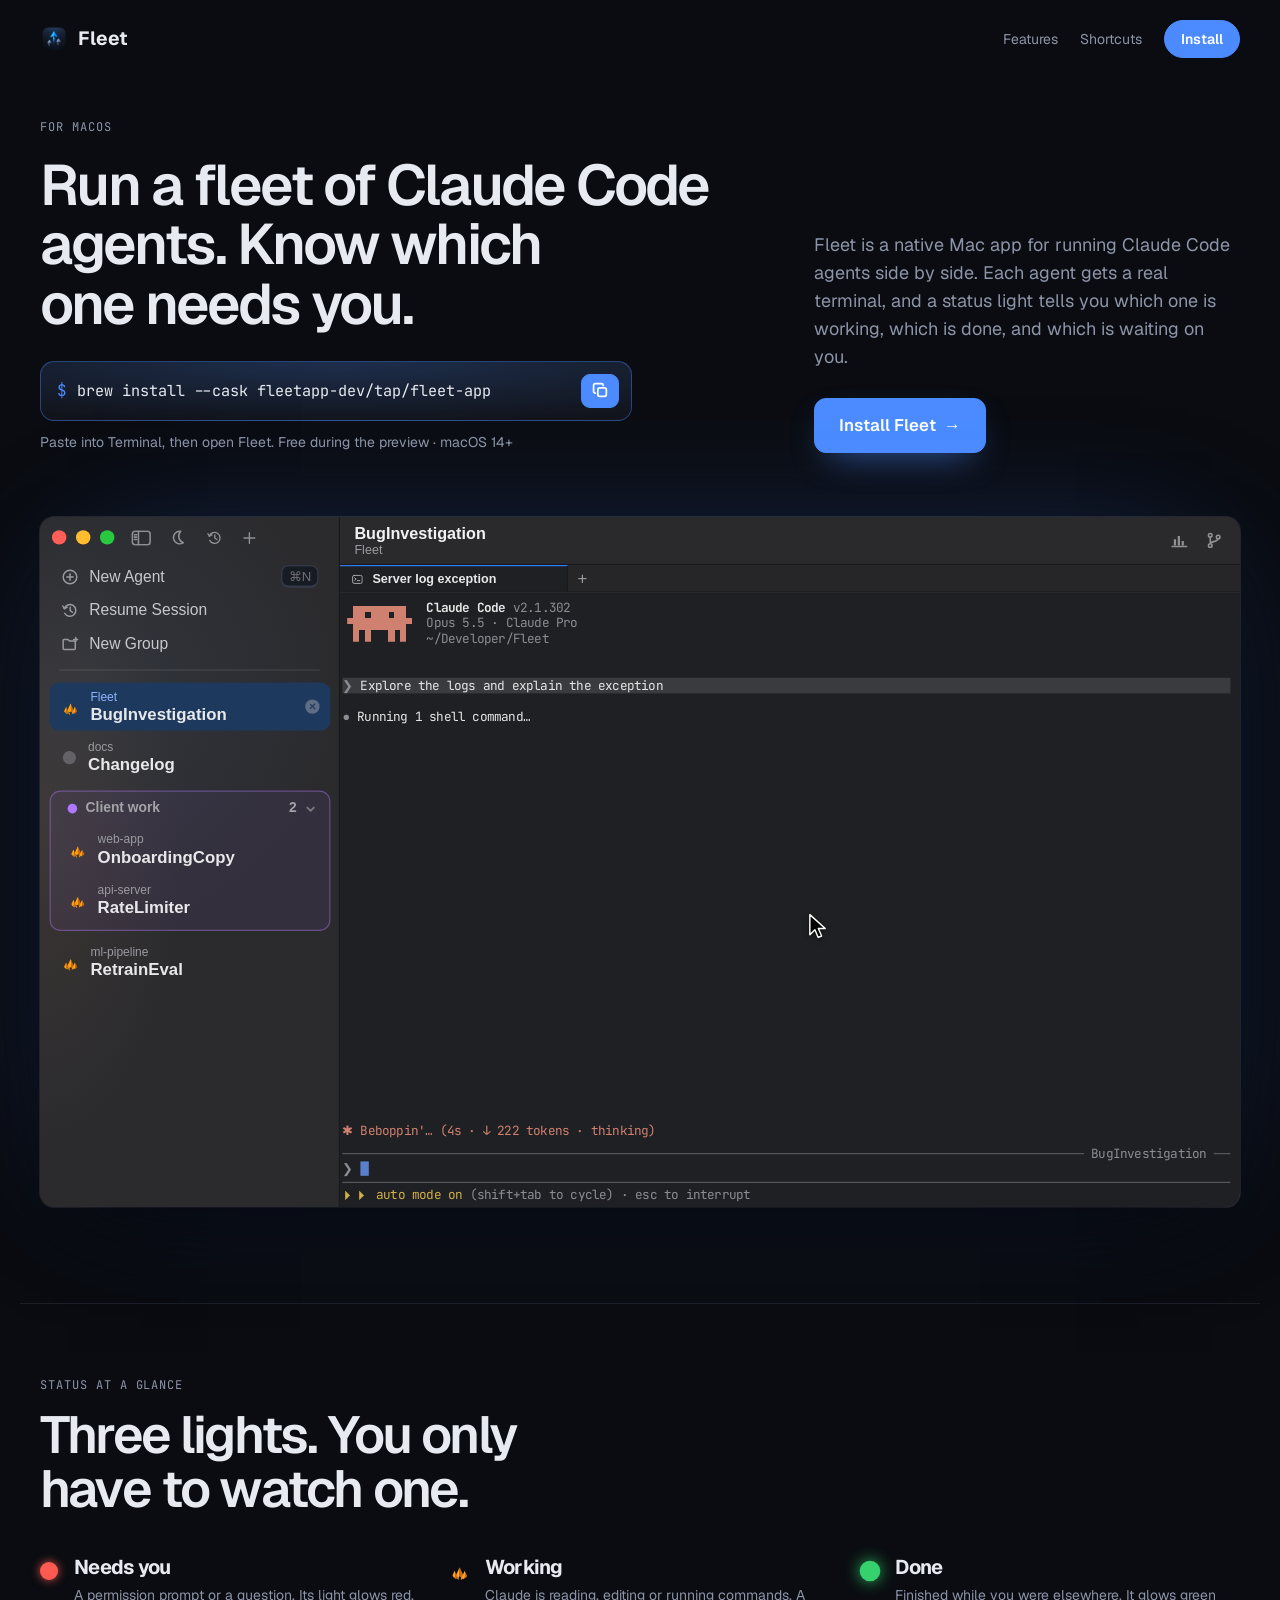
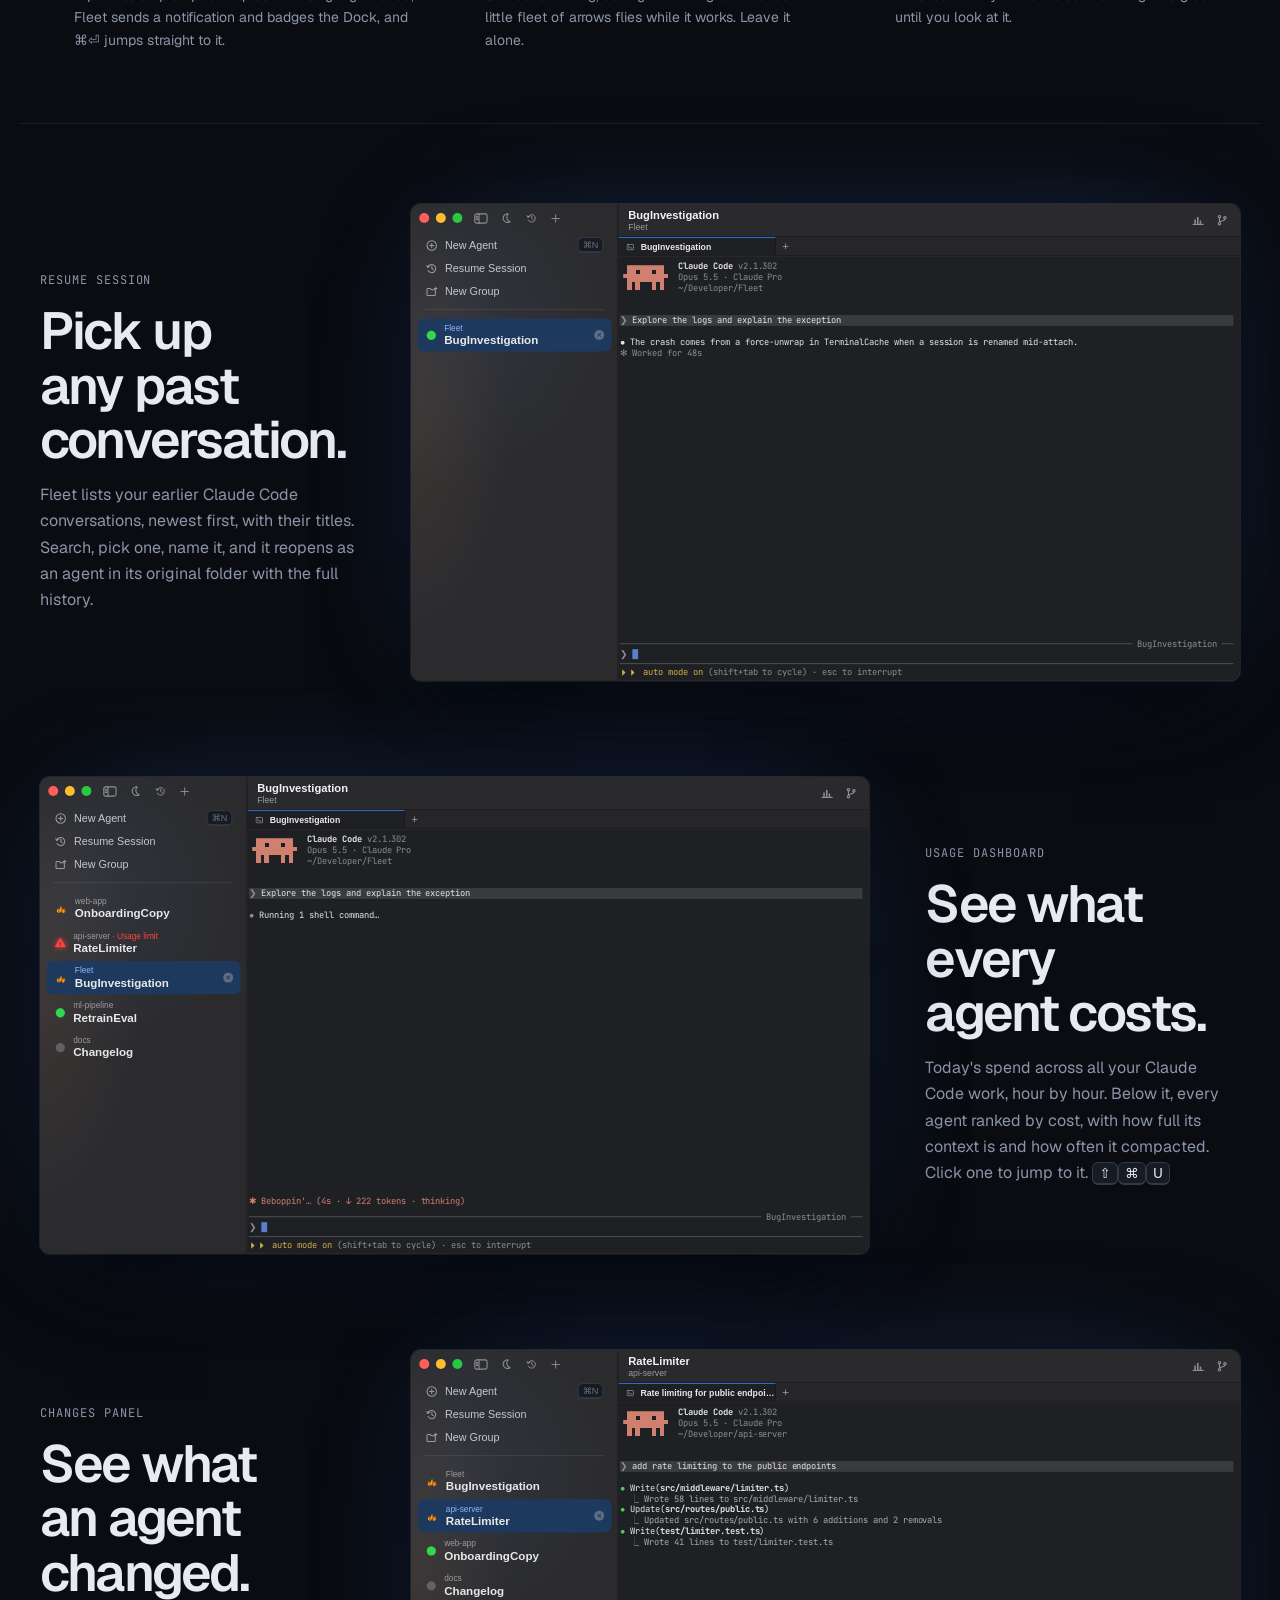
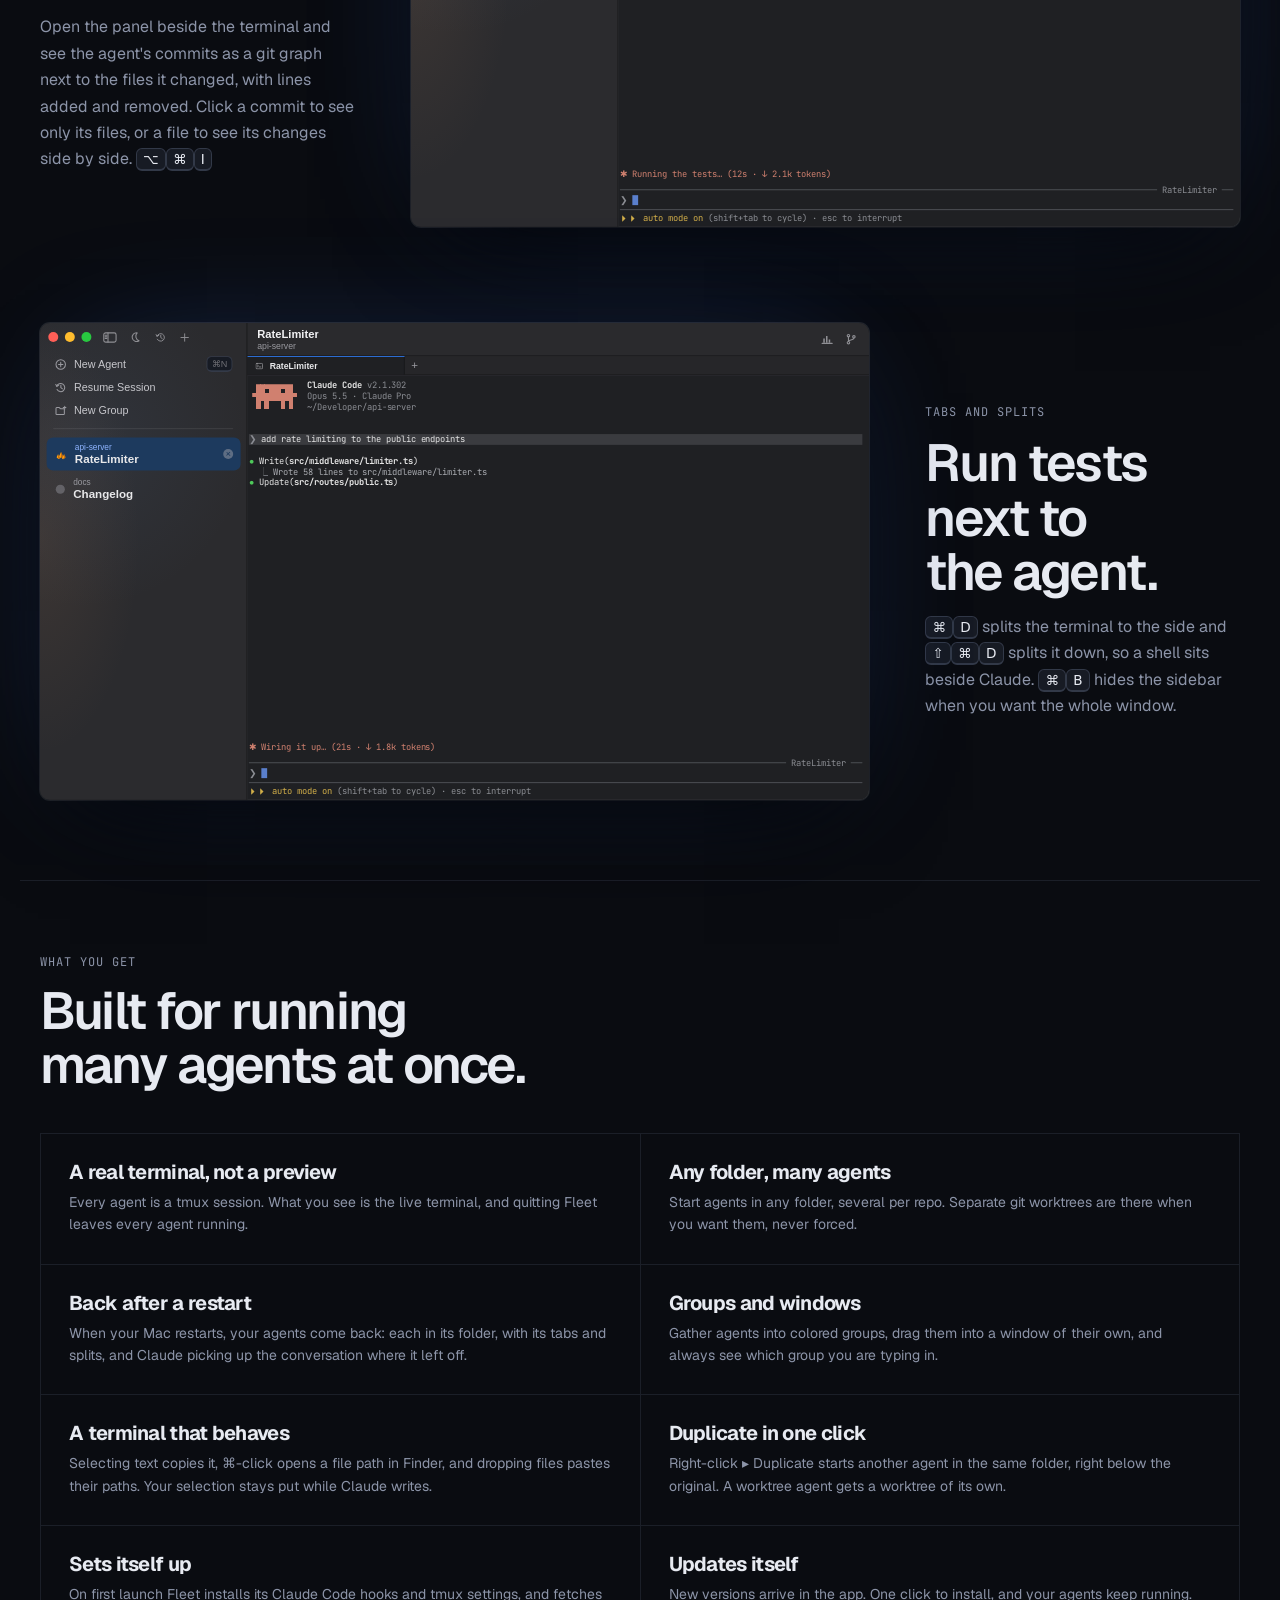
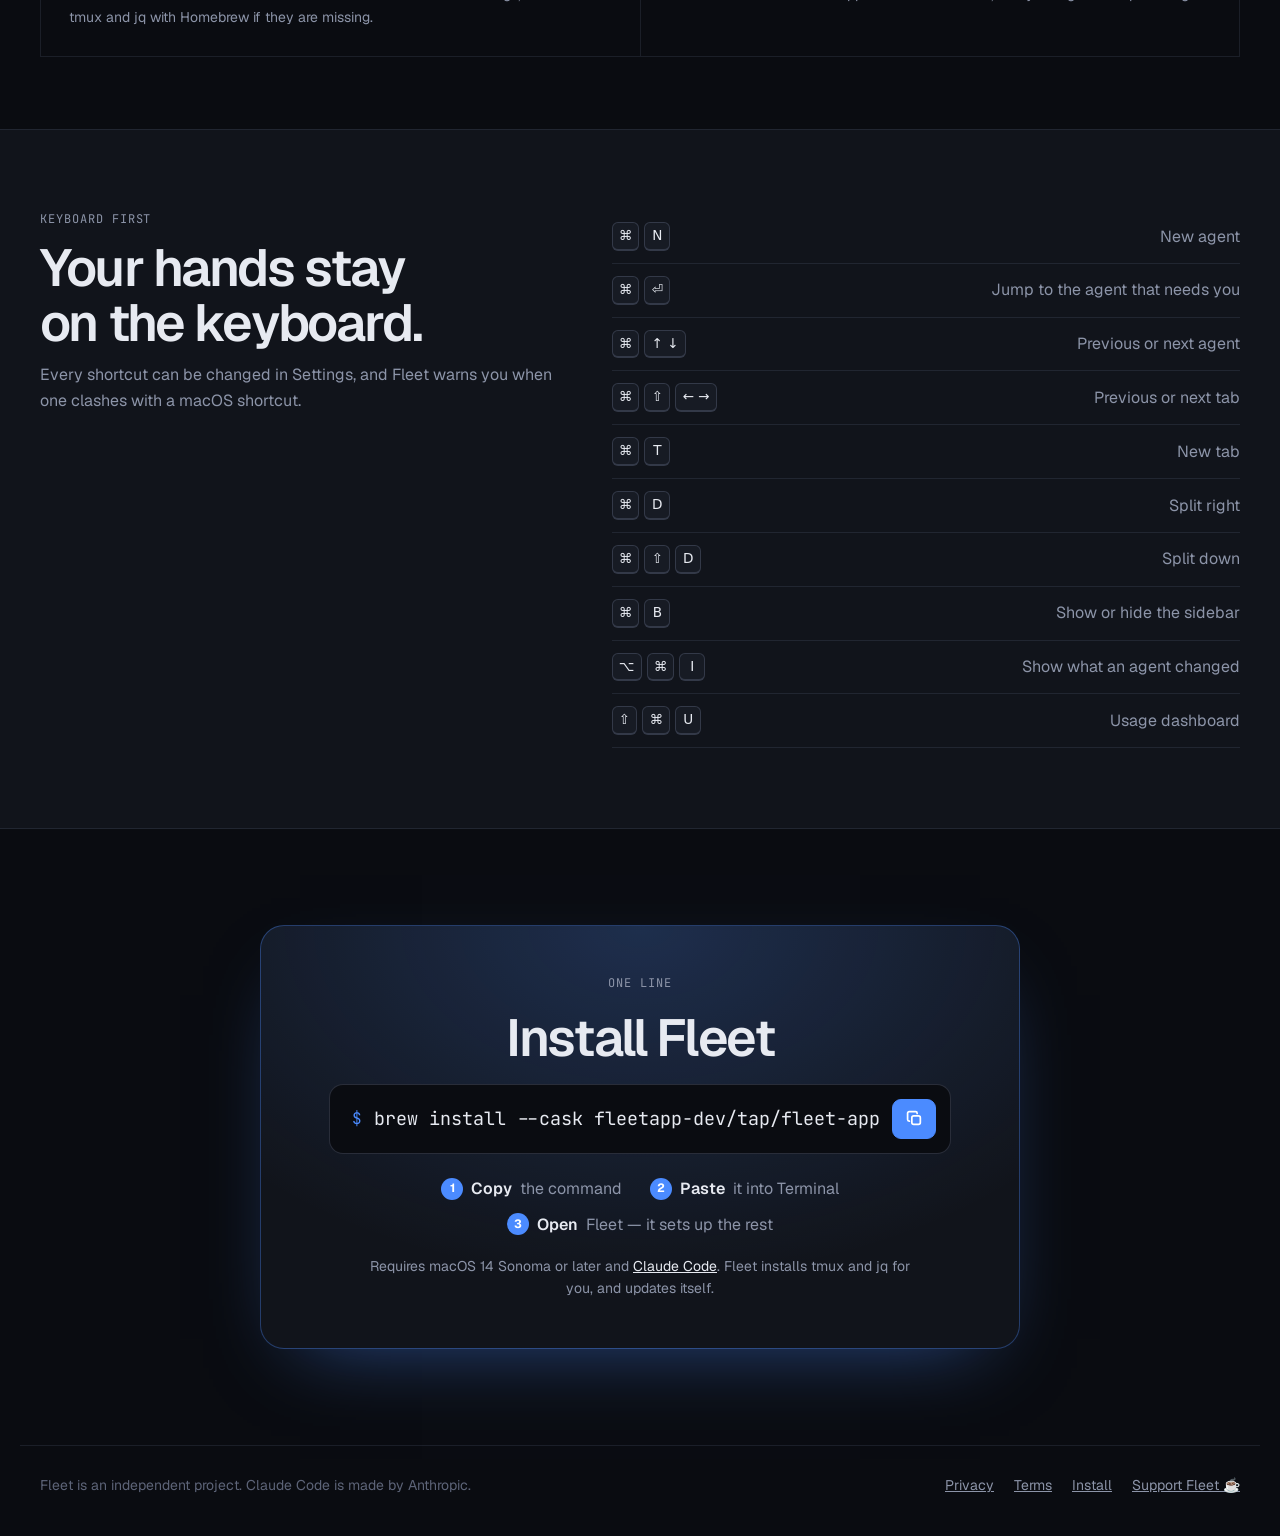
<file: index.html>
<!DOCTYPE html><html lang="en"><head><meta charset="utf-8"><meta name="viewport" content="width=device-width, initial-scale=1, viewport-fit=cover"><title>Fleet: run Claude Code agents side by side on your Mac</title><meta name="description" content="A native macOS app for running many Claude Code agents in parallel. Real terminals, live status lights, and one shortcut to whichever agent needs you."><meta name="theme-color" content="#0a0c11"><link rel="icon" type="image/png" href="/icon-64.png"><link rel="apple-touch-icon" href="/icon-180.png"><meta property="og:type" content="website"><meta property="og:title" content="Fleet: run Claude Code agents side by side on your Mac"><meta property="og:description" content="A native macOS app for running many Claude Code agents in parallel. Real terminals, live status lights, and one shortcut to whichever agent needs you."><meta property="og:image" content="https://fleetapp.dev/icon-256.png"><meta name="twitter:card" content="summary"><link rel="stylesheet" href="/_astro/SiteFooter.C0e0E2O3.css"><link rel="stylesheet" href="/_astro/index.CdLWETbk.css"></head><body><header class="nav wrap" data-astro-cid-lcdefpme><a class="brand" href="/" data-astro-cid-lcdefpme><img src="/icon-64.png" alt="" width="28" height="28" data-astro-cid-lcdefpme>Fleet</a><nav aria-label="Main" data-astro-cid-lcdefpme><a href="#features" data-astro-cid-lcdefpme>Features</a><a href="#shortcuts" data-astro-cid-lcdefpme>Shortcuts</a><a class="nav-cta" href="#install" data-astro-cid-lcdefpme>Install</a></nav></header><main data-astro-cid-lcdefpme><section class="hero wrap" data-astro-cid-lcdefpme><div class="hero-head" data-astro-cid-lcdefpme><p class="eyebrow" data-astro-cid-lcdefpme>For macOS</p><h1 data-astro-cid-lcdefpme>Run a fleet of Claude&nbsp;Code agents. Know which one needs&nbsp;you.</h1><div class="hero-install" data-astro-cid-lcdefpme><div class="cmd" data-astro-cid-lcdefpme><span class="prompt" aria-hidden="true" data-astro-cid-lcdefpme>$</span><code id="hero-cmd" data-astro-cid-lcdefpme>brew install --cask fleetapp-dev/tap/fleet-app</code><button type="button" class="copy" data-copy="hero-cmd" aria-label="Copy command" title="Copy" data-astro-cid-lcdefpme><svg class="i-copy" viewBox="0 0 16 16" aria-hidden="true" data-astro-cid-lcdefpme><rect x="5.5" y="5.5" width="8" height="8" rx="1.8" data-astro-cid-lcdefpme></rect><path d="M10.5 3.2V3a1.5 1.5 0 0 0-1.5-1.5H3A1.5 1.5 0 0 0 1.5 3v6A1.5 1.5 0 0 0 3 10.5h.2" data-astro-cid-lcdefpme></path></svg><svg class="i-done" viewBox="0 0 16 16" aria-hidden="true" data-astro-cid-lcdefpme><path d="M3 8.5l3.2 3L13 4.5" data-astro-cid-lcdefpme></path></svg></button></div><p class="hero-note" data-astro-cid-lcdefpme>Paste into Terminal, then open Fleet. Free during the preview · macOS 14+</p></div></div><div class="hero-copy" data-astro-cid-lcdefpme><p class="lede" data-astro-cid-lcdefpme>Fleet is a native Mac app for running Claude Code agents side by side. Each agent gets a real terminal, and a status light tells you which one is working, which is done, and which is waiting on you.</p><div class="cta-row" data-astro-cid-lcdefpme><a class="btn primary big" href="#install" data-astro-cid-lcdefpme>Install Fleet <span aria-hidden="true" data-astro-cid-lcdefpme>→</span></a></div></div><figure class="fw-frame" data-scene="hero" aria-label="Fleet window: five agents in the sidebar, two of them in a group. One asks for permission, the user jumps to it with Command-Return and approves, another hits its usage limit, and another finishes."><div class="fw" aria-hidden="true"><span class="fw-lights"><i></i><i></i><i></i></span><aside class="fw-side"><div class="fw-toolbar"><svg viewBox="0 0 18 14"><rect x="1" y="1" width="16" height="12" rx="2.5"></rect><path d="M6.5 1v12M2.8 4h2M2.8 6.2h2M2.8 8.4h2"></path></svg><svg viewBox="0 0 16 16"><path d="M9.5 2.2A6 6 0 1 0 12 13a6.5 6.5 0 0 1-2.5-10.8z"></path></svg><svg viewBox="0 0 16 16"><path d="M2.6 6.2A5.6 5.6 0 1 1 3 10.5"></path><path d="M1.2 3.6l1.4 2.6 2.6-1.3"></path><path d="M8.2 4.8V8l2.2 1.6"></path></svg><svg viewBox="0 0 16 16"><path d="M8 2.5v11M2.5 8h11"></path></svg></div><div class="fw-actions"><span class="fw-act" data-act="new"><svg viewBox="0 0 16 16"><circle cx="8" cy="8" r="6.5"></circle><path d="M8 5v6M5 8h6"></path></svg>New Agent<kbd>⌘N</kbd></span><span class="fw-act" data-act="resume"><svg viewBox="0 0 16 16"><path d="M2.6 6.2A5.6 5.6 0 1 1 3 10.5"></path><path d="M1.2 3.6l1.4 2.6 2.6-1.3"></path><path d="M8.2 4.8V8l2.2 1.6"></path></svg>Resume Session</span><span class="fw-act" data-act="group"><svg viewBox="0 0 16 16"><path d="M1.5 4.5V12a1 1 0 0 0 1 1h9.5a1 1 0 0 0 1-1V6a1 1 0 0 0-1-1H7.5L6 3.5H2.5a1 1 0 0 0-1 1z"></path><path d="M13.5 1.5v4M11.5 3.5h4"></path></svg>New Group</span></div><div class="fw-divider"></div><ul class="fw-cubes"></ul></aside><section class="fw-main"><div class="fw-title"><svg class="fw-title-toggle" viewBox="0 0 18 14"><rect x="1" y="1" width="16" height="12" rx="2.5"></rect><path d="M6.5 1v12M2.8 4h2M2.8 6.2h2M2.8 8.4h2"></path></svg><span class="fw-titles"><b data-title>Fleet</b><span data-subtitle></span></span><span class="fw-waiting" hidden><i></i><span data-waiting-text>1 waiting</span></span><svg class="fw-chart" viewBox="0 0 16 14"><path d="M1.5 12.5h13"></path><path class="fill" d="M3 6h2v5.5H3zM6.5 3h2v8.5h-2zM10 7.5h2v4h-2z"></path></svg><svg class="fw-branch" viewBox="0 0 16 16"><circle cx="4.5" cy="3.5" r="1.6"></circle><circle cx="4.5" cy="12.5" r="1.6"></circle><circle cx="11.5" cy="5" r="1.6"></circle><path d="M4.5 5.1v5.8M11.5 6.6c0 3-7 2-7 4.3"></path></svg></div><div class="fw-body"><div class="fw-col"><div class="fw-tabs"><span class="fw-tab"><svg viewBox="0 0 14 12"><rect x="0.8" y="0.8" width="12.4" height="10.4" rx="2"></rect><path d="M3.5 4l2 1.7-2 1.7M7 7.6h3"></path></svg><span data-tab>Claude Code</span></span><span class="fw-tab-add">+</span></div><div class="fw-panes" data-layout="1"></div><div class="fw-dash" hidden></div></div><aside class="fw-insp" hidden></aside></div></section><div class="fw-dim" hidden></div><div class="fw-sheet" hidden></div><div class="fw-keycast" hidden></div><svg class="fw-cursor" viewBox="0 0 16 24" hidden><path d="M1.5 1.5v18.2l4.6-4.4 3 6.9 3.1-1.3-3-6.8h6.3z"></path></svg></div></figure><script type="module" src="/_astro/FleetWindow.astro_astro_type_script_index_0_lang.DP1Zq6wI.js"></script></section><section class="lights wrap" aria-labelledby="lights-h" data-astro-cid-lcdefpme><div class="section-head" data-astro-cid-lcdefpme><p class="eyebrow" data-astro-cid-lcdefpme>Status at a glance</p><h2 id="lights-h" data-astro-cid-lcdefpme>Three lights. You only have to watch one.</h2></div><ul class="light-list" data-astro-cid-lcdefpme><li data-astro-cid-lcdefpme><span class="light big" data-state="input" data-astro-cid-lcdefpme></span><div data-astro-cid-lcdefpme><h3 data-astro-cid-lcdefpme>Needs you</h3><p data-astro-cid-lcdefpme>A permission prompt or a question. Its light glows red, Fleet sends a notification and badges the Dock, and ⌘⏎ jumps straight to it.</p></div></li><li data-astro-cid-lcdefpme><span class="light big flight" data-state="busy" data-astro-cid-lcdefpme><i></i><i></i><i></i></span><div data-astro-cid-lcdefpme><h3 data-astro-cid-lcdefpme>Working</h3><p data-astro-cid-lcdefpme>Claude is reading, editing or running commands. A little fleet of arrows flies while it works. Leave it alone.</p></div></li><li data-astro-cid-lcdefpme><span class="light big" data-state="done" data-unseen data-astro-cid-lcdefpme></span><div data-astro-cid-lcdefpme><h3 data-astro-cid-lcdefpme>Done</h3><p data-astro-cid-lcdefpme>Finished while you were elsewhere. It glows green until you look at it.</p></div></li></ul></section><section class="showcase wrap" aria-label="Fleet in use" data-astro-cid-lcdefpme><div class="show-row" data-astro-cid-lcdefpme><div class="show-copy" data-astro-cid-lcdefpme><p class="eyebrow" data-astro-cid-lcdefpme>Resume Session</p><h2 data-astro-cid-lcdefpme>Pick up any past conversation.</h2><p class="sub" data-astro-cid-lcdefpme>Fleet lists your earlier Claude Code conversations, newest first, with their titles. Search, pick one, name it, and it reopens as an agent in its original folder with the full history.</p></div><figure class="fw-frame" data-scene="resume" aria-label="Fleet window: the user opens Resume Session, searches for token, picks a past conversation, and it reopens as a new agent."><div class="fw" aria-hidden="true"><span class="fw-lights"><i></i><i></i><i></i></span><aside class="fw-side"><div class="fw-toolbar"><svg viewBox="0 0 18 14"><rect x="1" y="1" width="16" height="12" rx="2.5"></rect><path d="M6.5 1v12M2.8 4h2M2.8 6.2h2M2.8 8.4h2"></path></svg><svg viewBox="0 0 16 16"><path d="M9.5 2.2A6 6 0 1 0 12 13a6.5 6.5 0 0 1-2.5-10.8z"></path></svg><svg viewBox="0 0 16 16"><path d="M2.6 6.2A5.6 5.6 0 1 1 3 10.5"></path><path d="M1.2 3.6l1.4 2.6 2.6-1.3"></path><path d="M8.2 4.8V8l2.2 1.6"></path></svg><svg viewBox="0 0 16 16"><path d="M8 2.5v11M2.5 8h11"></path></svg></div><div class="fw-actions"><span class="fw-act" data-act="new"><svg viewBox="0 0 16 16"><circle cx="8" cy="8" r="6.5"></circle><path d="M8 5v6M5 8h6"></path></svg>New Agent<kbd>⌘N</kbd></span><span class="fw-act" data-act="resume"><svg viewBox="0 0 16 16"><path d="M2.6 6.2A5.6 5.6 0 1 1 3 10.5"></path><path d="M1.2 3.6l1.4 2.6 2.6-1.3"></path><path d="M8.2 4.8V8l2.2 1.6"></path></svg>Resume Session</span><span class="fw-act" data-act="group"><svg viewBox="0 0 16 16"><path d="M1.5 4.5V12a1 1 0 0 0 1 1h9.5a1 1 0 0 0 1-1V6a1 1 0 0 0-1-1H7.5L6 3.5H2.5a1 1 0 0 0-1 1z"></path><path d="M13.5 1.5v4M11.5 3.5h4"></path></svg>New Group</span></div><div class="fw-divider"></div><ul class="fw-cubes"></ul></aside><section class="fw-main"><div class="fw-title"><svg class="fw-title-toggle" viewBox="0 0 18 14"><rect x="1" y="1" width="16" height="12" rx="2.5"></rect><path d="M6.5 1v12M2.8 4h2M2.8 6.2h2M2.8 8.4h2"></path></svg><span class="fw-titles"><b data-title>Fleet</b><span data-subtitle></span></span><span class="fw-waiting" hidden><i></i><span data-waiting-text>1 waiting</span></span><svg class="fw-chart" viewBox="0 0 16 14"><path d="M1.5 12.5h13"></path><path class="fill" d="M3 6h2v5.5H3zM6.5 3h2v8.5h-2zM10 7.5h2v4h-2z"></path></svg><svg class="fw-branch" viewBox="0 0 16 16"><circle cx="4.5" cy="3.5" r="1.6"></circle><circle cx="4.5" cy="12.5" r="1.6"></circle><circle cx="11.5" cy="5" r="1.6"></circle><path d="M4.5 5.1v5.8M11.5 6.6c0 3-7 2-7 4.3"></path></svg></div><div class="fw-body"><div class="fw-col"><div class="fw-tabs"><span class="fw-tab"><svg viewBox="0 0 14 12"><rect x="0.8" y="0.8" width="12.4" height="10.4" rx="2"></rect><path d="M3.5 4l2 1.7-2 1.7M7 7.6h3"></path></svg><span data-tab>Claude Code</span></span><span class="fw-tab-add">+</span></div><div class="fw-panes" data-layout="1"></div><div class="fw-dash" hidden></div></div><aside class="fw-insp" hidden></aside></div></section><div class="fw-dim" hidden></div><div class="fw-sheet" hidden></div><div class="fw-keycast" hidden></div><svg class="fw-cursor" viewBox="0 0 16 24" hidden><path d="M1.5 1.5v18.2l4.6-4.4 3 6.9 3.1-1.3-3-6.8h6.3z"></path></svg></div></figure></div><div class="show-row flip" data-astro-cid-lcdefpme><div class="show-copy" data-astro-cid-lcdefpme><p class="eyebrow" data-astro-cid-lcdefpme>Usage dashboard</p><h2 data-astro-cid-lcdefpme>See what every agent costs.</h2><p class="sub" data-astro-cid-lcdefpme>Today's spend across all your Claude Code work, hour by hour. Below it, every agent ranked by cost, with how full its context is and how often it compacted. Click one to jump to it. <kbd data-astro-cid-lcdefpme>⇧</kbd><kbd data-astro-cid-lcdefpme>⌘</kbd><kbd data-astro-cid-lcdefpme>U</kbd></p></div><figure class="fw-frame" data-scene="dashboard" aria-label="Fleet window: the user opens the usage dashboard. Today's cost and an hourly chart sit above the agents, ranked by cost; the numbers climb, then the user clicks the agent that hit its usage limit."><div class="fw" aria-hidden="true"><span class="fw-lights"><i></i><i></i><i></i></span><aside class="fw-side"><div class="fw-toolbar"><svg viewBox="0 0 18 14"><rect x="1" y="1" width="16" height="12" rx="2.5"></rect><path d="M6.5 1v12M2.8 4h2M2.8 6.2h2M2.8 8.4h2"></path></svg><svg viewBox="0 0 16 16"><path d="M9.5 2.2A6 6 0 1 0 12 13a6.5 6.5 0 0 1-2.5-10.8z"></path></svg><svg viewBox="0 0 16 16"><path d="M2.6 6.2A5.6 5.6 0 1 1 3 10.5"></path><path d="M1.2 3.6l1.4 2.6 2.6-1.3"></path><path d="M8.2 4.8V8l2.2 1.6"></path></svg><svg viewBox="0 0 16 16"><path d="M8 2.5v11M2.5 8h11"></path></svg></div><div class="fw-actions"><span class="fw-act" data-act="new"><svg viewBox="0 0 16 16"><circle cx="8" cy="8" r="6.5"></circle><path d="M8 5v6M5 8h6"></path></svg>New Agent<kbd>⌘N</kbd></span><span class="fw-act" data-act="resume"><svg viewBox="0 0 16 16"><path d="M2.6 6.2A5.6 5.6 0 1 1 3 10.5"></path><path d="M1.2 3.6l1.4 2.6 2.6-1.3"></path><path d="M8.2 4.8V8l2.2 1.6"></path></svg>Resume Session</span><span class="fw-act" data-act="group"><svg viewBox="0 0 16 16"><path d="M1.5 4.5V12a1 1 0 0 0 1 1h9.5a1 1 0 0 0 1-1V6a1 1 0 0 0-1-1H7.5L6 3.5H2.5a1 1 0 0 0-1 1z"></path><path d="M13.5 1.5v4M11.5 3.5h4"></path></svg>New Group</span></div><div class="fw-divider"></div><ul class="fw-cubes"></ul></aside><section class="fw-main"><div class="fw-title"><svg class="fw-title-toggle" viewBox="0 0 18 14"><rect x="1" y="1" width="16" height="12" rx="2.5"></rect><path d="M6.5 1v12M2.8 4h2M2.8 6.2h2M2.8 8.4h2"></path></svg><span class="fw-titles"><b data-title>Fleet</b><span data-subtitle></span></span><span class="fw-waiting" hidden><i></i><span data-waiting-text>1 waiting</span></span><svg class="fw-chart" viewBox="0 0 16 14"><path d="M1.5 12.5h13"></path><path class="fill" d="M3 6h2v5.5H3zM6.5 3h2v8.5h-2zM10 7.5h2v4h-2z"></path></svg><svg class="fw-branch" viewBox="0 0 16 16"><circle cx="4.5" cy="3.5" r="1.6"></circle><circle cx="4.5" cy="12.5" r="1.6"></circle><circle cx="11.5" cy="5" r="1.6"></circle><path d="M4.5 5.1v5.8M11.5 6.6c0 3-7 2-7 4.3"></path></svg></div><div class="fw-body"><div class="fw-col"><div class="fw-tabs"><span class="fw-tab"><svg viewBox="0 0 14 12"><rect x="0.8" y="0.8" width="12.4" height="10.4" rx="2"></rect><path d="M3.5 4l2 1.7-2 1.7M7 7.6h3"></path></svg><span data-tab>Claude Code</span></span><span class="fw-tab-add">+</span></div><div class="fw-panes" data-layout="1"></div><div class="fw-dash" hidden></div></div><aside class="fw-insp" hidden></aside></div></section><div class="fw-dim" hidden></div><div class="fw-sheet" hidden></div><div class="fw-keycast" hidden></div><svg class="fw-cursor" viewBox="0 0 16 24" hidden><path d="M1.5 1.5v18.2l4.6-4.4 3 6.9 3.1-1.3-3-6.8h6.3z"></path></svg></div></figure></div><div class="show-row" data-astro-cid-lcdefpme><div class="show-copy" data-astro-cid-lcdefpme><p class="eyebrow" data-astro-cid-lcdefpme>Changes panel</p><h2 data-astro-cid-lcdefpme>See what an agent changed.</h2><p class="sub" data-astro-cid-lcdefpme>Open the panel beside the terminal and see the agent's commits as a git graph next to the files it changed, with lines added and removed. Click a commit to see only its files, or a file to see its changes side by side. <kbd data-astro-cid-lcdefpme>⌥</kbd><kbd data-astro-cid-lcdefpme>⌘</kbd><kbd data-astro-cid-lcdefpme>I</kbd></p></div><figure class="fw-frame" data-scene="changes" aria-label="Fleet window: the user opens the Changes panel beside an agent at work. Its commits are drawn as a git graph next to the files it changed; the user picks one commit, then opens a file and sees the old and new lines side by side."><div class="fw" aria-hidden="true"><span class="fw-lights"><i></i><i></i><i></i></span><aside class="fw-side"><div class="fw-toolbar"><svg viewBox="0 0 18 14"><rect x="1" y="1" width="16" height="12" rx="2.5"></rect><path d="M6.5 1v12M2.8 4h2M2.8 6.2h2M2.8 8.4h2"></path></svg><svg viewBox="0 0 16 16"><path d="M9.5 2.2A6 6 0 1 0 12 13a6.5 6.5 0 0 1-2.5-10.8z"></path></svg><svg viewBox="0 0 16 16"><path d="M2.6 6.2A5.6 5.6 0 1 1 3 10.5"></path><path d="M1.2 3.6l1.4 2.6 2.6-1.3"></path><path d="M8.2 4.8V8l2.2 1.6"></path></svg><svg viewBox="0 0 16 16"><path d="M8 2.5v11M2.5 8h11"></path></svg></div><div class="fw-actions"><span class="fw-act" data-act="new"><svg viewBox="0 0 16 16"><circle cx="8" cy="8" r="6.5"></circle><path d="M8 5v6M5 8h6"></path></svg>New Agent<kbd>⌘N</kbd></span><span class="fw-act" data-act="resume"><svg viewBox="0 0 16 16"><path d="M2.6 6.2A5.6 5.6 0 1 1 3 10.5"></path><path d="M1.2 3.6l1.4 2.6 2.6-1.3"></path><path d="M8.2 4.8V8l2.2 1.6"></path></svg>Resume Session</span><span class="fw-act" data-act="group"><svg viewBox="0 0 16 16"><path d="M1.5 4.5V12a1 1 0 0 0 1 1h9.5a1 1 0 0 0 1-1V6a1 1 0 0 0-1-1H7.5L6 3.5H2.5a1 1 0 0 0-1 1z"></path><path d="M13.5 1.5v4M11.5 3.5h4"></path></svg>New Group</span></div><div class="fw-divider"></div><ul class="fw-cubes"></ul></aside><section class="fw-main"><div class="fw-title"><svg class="fw-title-toggle" viewBox="0 0 18 14"><rect x="1" y="1" width="16" height="12" rx="2.5"></rect><path d="M6.5 1v12M2.8 4h2M2.8 6.2h2M2.8 8.4h2"></path></svg><span class="fw-titles"><b data-title>Fleet</b><span data-subtitle></span></span><span class="fw-waiting" hidden><i></i><span data-waiting-text>1 waiting</span></span><svg class="fw-chart" viewBox="0 0 16 14"><path d="M1.5 12.5h13"></path><path class="fill" d="M3 6h2v5.5H3zM6.5 3h2v8.5h-2zM10 7.5h2v4h-2z"></path></svg><svg class="fw-branch" viewBox="0 0 16 16"><circle cx="4.5" cy="3.5" r="1.6"></circle><circle cx="4.5" cy="12.5" r="1.6"></circle><circle cx="11.5" cy="5" r="1.6"></circle><path d="M4.5 5.1v5.8M11.5 6.6c0 3-7 2-7 4.3"></path></svg></div><div class="fw-body"><div class="fw-col"><div class="fw-tabs"><span class="fw-tab"><svg viewBox="0 0 14 12"><rect x="0.8" y="0.8" width="12.4" height="10.4" rx="2"></rect><path d="M3.5 4l2 1.7-2 1.7M7 7.6h3"></path></svg><span data-tab>Claude Code</span></span><span class="fw-tab-add">+</span></div><div class="fw-panes" data-layout="1"></div><div class="fw-dash" hidden></div></div><aside class="fw-insp" hidden></aside></div></section><div class="fw-dim" hidden></div><div class="fw-sheet" hidden></div><div class="fw-keycast" hidden></div><svg class="fw-cursor" viewBox="0 0 16 24" hidden><path d="M1.5 1.5v18.2l4.6-4.4 3 6.9 3.1-1.3-3-6.8h6.3z"></path></svg></div></figure></div><div class="show-row flip" data-astro-cid-lcdefpme><div class="show-copy" data-astro-cid-lcdefpme><p class="eyebrow" data-astro-cid-lcdefpme>Tabs and splits</p><h2 data-astro-cid-lcdefpme>Run tests next to the agent.</h2><p class="sub" data-astro-cid-lcdefpme><kbd data-astro-cid-lcdefpme>⌘</kbd><kbd data-astro-cid-lcdefpme>D</kbd> splits the terminal to the side and <kbd data-astro-cid-lcdefpme>⇧</kbd><kbd data-astro-cid-lcdefpme>⌘</kbd><kbd data-astro-cid-lcdefpme>D</kbd> splits it down, so a shell sits beside Claude. <kbd data-astro-cid-lcdefpme>⌘</kbd><kbd data-astro-cid-lcdefpme>B</kbd> hides the sidebar when you want the whole window.</p></div><figure class="fw-frame" data-scene="split" aria-label="Fleet window: the terminal splits right to run tests, splits down to show a git diff, then the sidebar hides and returns."><div class="fw" aria-hidden="true"><span class="fw-lights"><i></i><i></i><i></i></span><aside class="fw-side"><div class="fw-toolbar"><svg viewBox="0 0 18 14"><rect x="1" y="1" width="16" height="12" rx="2.5"></rect><path d="M6.5 1v12M2.8 4h2M2.8 6.2h2M2.8 8.4h2"></path></svg><svg viewBox="0 0 16 16"><path d="M9.5 2.2A6 6 0 1 0 12 13a6.5 6.5 0 0 1-2.5-10.8z"></path></svg><svg viewBox="0 0 16 16"><path d="M2.6 6.2A5.6 5.6 0 1 1 3 10.5"></path><path d="M1.2 3.6l1.4 2.6 2.6-1.3"></path><path d="M8.2 4.8V8l2.2 1.6"></path></svg><svg viewBox="0 0 16 16"><path d="M8 2.5v11M2.5 8h11"></path></svg></div><div class="fw-actions"><span class="fw-act" data-act="new"><svg viewBox="0 0 16 16"><circle cx="8" cy="8" r="6.5"></circle><path d="M8 5v6M5 8h6"></path></svg>New Agent<kbd>⌘N</kbd></span><span class="fw-act" data-act="resume"><svg viewBox="0 0 16 16"><path d="M2.6 6.2A5.6 5.6 0 1 1 3 10.5"></path><path d="M1.2 3.6l1.4 2.6 2.6-1.3"></path><path d="M8.2 4.8V8l2.2 1.6"></path></svg>Resume Session</span><span class="fw-act" data-act="group"><svg viewBox="0 0 16 16"><path d="M1.5 4.5V12a1 1 0 0 0 1 1h9.5a1 1 0 0 0 1-1V6a1 1 0 0 0-1-1H7.5L6 3.5H2.5a1 1 0 0 0-1 1z"></path><path d="M13.5 1.5v4M11.5 3.5h4"></path></svg>New Group</span></div><div class="fw-divider"></div><ul class="fw-cubes"></ul></aside><section class="fw-main"><div class="fw-title"><svg class="fw-title-toggle" viewBox="0 0 18 14"><rect x="1" y="1" width="16" height="12" rx="2.5"></rect><path d="M6.5 1v12M2.8 4h2M2.8 6.2h2M2.8 8.4h2"></path></svg><span class="fw-titles"><b data-title>Fleet</b><span data-subtitle></span></span><span class="fw-waiting" hidden><i></i><span data-waiting-text>1 waiting</span></span><svg class="fw-chart" viewBox="0 0 16 14"><path d="M1.5 12.5h13"></path><path class="fill" d="M3 6h2v5.5H3zM6.5 3h2v8.5h-2zM10 7.5h2v4h-2z"></path></svg><svg class="fw-branch" viewBox="0 0 16 16"><circle cx="4.5" cy="3.5" r="1.6"></circle><circle cx="4.5" cy="12.5" r="1.6"></circle><circle cx="11.5" cy="5" r="1.6"></circle><path d="M4.5 5.1v5.8M11.5 6.6c0 3-7 2-7 4.3"></path></svg></div><div class="fw-body"><div class="fw-col"><div class="fw-tabs"><span class="fw-tab"><svg viewBox="0 0 14 12"><rect x="0.8" y="0.8" width="12.4" height="10.4" rx="2"></rect><path d="M3.5 4l2 1.7-2 1.7M7 7.6h3"></path></svg><span data-tab>Claude Code</span></span><span class="fw-tab-add">+</span></div><div class="fw-panes" data-layout="1"></div><div class="fw-dash" hidden></div></div><aside class="fw-insp" hidden></aside></div></section><div class="fw-dim" hidden></div><div class="fw-sheet" hidden></div><div class="fw-keycast" hidden></div><svg class="fw-cursor" viewBox="0 0 16 24" hidden><path d="M1.5 1.5v18.2l4.6-4.4 3 6.9 3.1-1.3-3-6.8h6.3z"></path></svg></div></figure></div></section><section id="features" class="features wrap" aria-labelledby="features-h" data-astro-cid-lcdefpme><div class="section-head" data-astro-cid-lcdefpme><p class="eyebrow" data-astro-cid-lcdefpme>What you get</p><h2 id="features-h" data-astro-cid-lcdefpme>Built for running many agents at once.</h2></div><div class="feature-grid" data-astro-cid-lcdefpme><article data-astro-cid-lcdefpme><h3 data-astro-cid-lcdefpme>A real terminal, not a preview</h3><p data-astro-cid-lcdefpme>Every agent is a tmux session. What you see is the live terminal, and quitting Fleet leaves every agent running.</p></article><article data-astro-cid-lcdefpme><h3 data-astro-cid-lcdefpme>Any folder, many agents</h3><p data-astro-cid-lcdefpme>Start agents in any folder, several per repo. Separate git worktrees are there when you want them, never forced.</p></article><article data-astro-cid-lcdefpme><h3 data-astro-cid-lcdefpme>Back after a restart</h3><p data-astro-cid-lcdefpme>When your Mac restarts, your agents come back: each in its folder, with its tabs and splits, and Claude picking up the conversation where it left off.</p></article><article data-astro-cid-lcdefpme><h3 data-astro-cid-lcdefpme>Groups and windows</h3><p data-astro-cid-lcdefpme>Gather agents into colored groups, drag them into a window of their own, and always see which group you are typing in.</p></article><article data-astro-cid-lcdefpme><h3 data-astro-cid-lcdefpme>A terminal that behaves</h3><p data-astro-cid-lcdefpme>Selecting text copies it, ⌘-click opens a file path in Finder, and dropping files pastes their paths. Your selection stays put while Claude writes.</p></article><article data-astro-cid-lcdefpme><h3 data-astro-cid-lcdefpme>Duplicate in one click</h3><p data-astro-cid-lcdefpme>Right-click ▸ Duplicate starts another agent in the same folder, right below the original. A worktree agent gets a worktree of its own.</p></article><article data-astro-cid-lcdefpme><h3 data-astro-cid-lcdefpme>Sets itself up</h3><p data-astro-cid-lcdefpme>On first launch Fleet installs its Claude Code hooks and tmux settings, and fetches tmux and jq with Homebrew if they are missing.</p></article><article data-astro-cid-lcdefpme><h3 data-astro-cid-lcdefpme>Updates itself</h3><p data-astro-cid-lcdefpme>New versions arrive in the app. One click to install, and your agents keep running.</p></article></div></section><section id="shortcuts" class="shortcuts-band" aria-labelledby="shortcuts-h" data-astro-cid-lcdefpme><div class="wrap shortcuts" data-astro-cid-lcdefpme><div class="section-head" data-astro-cid-lcdefpme><p class="eyebrow" data-astro-cid-lcdefpme>Keyboard first</p><h2 id="shortcuts-h" data-astro-cid-lcdefpme>Your hands stay on the keyboard.</h2><p class="sub" data-astro-cid-lcdefpme>Every shortcut can be changed in Settings, and Fleet warns you when one clashes with a macOS shortcut.</p></div><dl class="keys" data-astro-cid-lcdefpme><div data-astro-cid-lcdefpme><dt data-astro-cid-lcdefpme><kbd data-astro-cid-lcdefpme>⌘</kbd><kbd data-astro-cid-lcdefpme>N</kbd></dt><dd data-astro-cid-lcdefpme>New agent</dd></div><div data-astro-cid-lcdefpme><dt data-astro-cid-lcdefpme><kbd data-astro-cid-lcdefpme>⌘</kbd><kbd data-astro-cid-lcdefpme>⏎</kbd></dt><dd data-astro-cid-lcdefpme>Jump to the agent that needs you</dd></div><div data-astro-cid-lcdefpme><dt data-astro-cid-lcdefpme><kbd data-astro-cid-lcdefpme>⌘</kbd><kbd data-astro-cid-lcdefpme>↑ ↓</kbd></dt><dd data-astro-cid-lcdefpme>Previous or next agent</dd></div><div data-astro-cid-lcdefpme><dt data-astro-cid-lcdefpme><kbd data-astro-cid-lcdefpme>⌘</kbd><kbd data-astro-cid-lcdefpme>⇧</kbd><kbd data-astro-cid-lcdefpme>← →</kbd></dt><dd data-astro-cid-lcdefpme>Previous or next tab</dd></div><div data-astro-cid-lcdefpme><dt data-astro-cid-lcdefpme><kbd data-astro-cid-lcdefpme>⌘</kbd><kbd data-astro-cid-lcdefpme>T</kbd></dt><dd data-astro-cid-lcdefpme>New tab</dd></div><div data-astro-cid-lcdefpme><dt data-astro-cid-lcdefpme><kbd data-astro-cid-lcdefpme>⌘</kbd><kbd data-astro-cid-lcdefpme>D</kbd></dt><dd data-astro-cid-lcdefpme>Split right</dd></div><div data-astro-cid-lcdefpme><dt data-astro-cid-lcdefpme><kbd data-astro-cid-lcdefpme>⌘</kbd><kbd data-astro-cid-lcdefpme>⇧</kbd><kbd data-astro-cid-lcdefpme>D</kbd></dt><dd data-astro-cid-lcdefpme>Split down</dd></div><div data-astro-cid-lcdefpme><dt data-astro-cid-lcdefpme><kbd data-astro-cid-lcdefpme>⌘</kbd><kbd data-astro-cid-lcdefpme>B</kbd></dt><dd data-astro-cid-lcdefpme>Show or hide the sidebar</dd></div><div data-astro-cid-lcdefpme><dt data-astro-cid-lcdefpme><kbd data-astro-cid-lcdefpme>⌥</kbd><kbd data-astro-cid-lcdefpme>⌘</kbd><kbd data-astro-cid-lcdefpme>I</kbd></dt><dd data-astro-cid-lcdefpme>Show what an agent changed</dd></div><div data-astro-cid-lcdefpme><dt data-astro-cid-lcdefpme><kbd data-astro-cid-lcdefpme>⇧</kbd><kbd data-astro-cid-lcdefpme>⌘</kbd><kbd data-astro-cid-lcdefpme>U</kbd></dt><dd data-astro-cid-lcdefpme>Usage dashboard</dd></div></dl></div></section><section id="install" class="install wrap" aria-labelledby="install-h" data-astro-cid-lcdefpme><div class="install-card" data-astro-cid-lcdefpme><p class="eyebrow" data-astro-cid-lcdefpme>One line</p><h2 id="install-h" data-astro-cid-lcdefpme>Install Fleet</h2><div class="cmd big" data-astro-cid-lcdefpme><span class="prompt" aria-hidden="true" data-astro-cid-lcdefpme>$</span><code id="brew-cmd" data-astro-cid-lcdefpme>brew install --cask fleetapp-dev/tap/fleet-app</code><button type="button" class="copy" data-copy="brew-cmd" aria-label="Copy command" title="Copy" data-astro-cid-lcdefpme><svg class="i-copy" viewBox="0 0 16 16" aria-hidden="true" data-astro-cid-lcdefpme><rect x="5.5" y="5.5" width="8" height="8" rx="1.8" data-astro-cid-lcdefpme></rect><path d="M10.5 3.2V3a1.5 1.5 0 0 0-1.5-1.5H3A1.5 1.5 0 0 0 1.5 3v6A1.5 1.5 0 0 0 3 10.5h.2" data-astro-cid-lcdefpme></path></svg><svg class="i-done" viewBox="0 0 16 16" aria-hidden="true" data-astro-cid-lcdefpme><path d="M3 8.5l3.2 3L13 4.5" data-astro-cid-lcdefpme></path></svg></button></div><ol class="steps" data-astro-cid-lcdefpme><li data-astro-cid-lcdefpme><b data-astro-cid-lcdefpme>Copy</b> the command</li><li data-astro-cid-lcdefpme><b data-astro-cid-lcdefpme>Paste</b> it into Terminal</li><li data-astro-cid-lcdefpme><b data-astro-cid-lcdefpme>Open</b> Fleet — it sets up the rest</li></ol><p class="alt" data-astro-cid-lcdefpme>Requires macOS 14 Sonoma or later and <a href="https://claude.com/claude-code" data-astro-cid-lcdefpme>Claude Code</a>. Fleet installs tmux and jq for you, and updates itself.</p></div></section></main><footer class="footer wrap" data-astro-cid-nns7i3if><span data-astro-cid-nns7i3if>Fleet is an independent project. Claude Code is made by Anthropic.</span><nav aria-label="More" data-astro-cid-nns7i3if><a href="/privacy/" data-astro-cid-nns7i3if>Privacy</a><a href="/terms/" data-astro-cid-nns7i3if>Terms</a><a href="/#install" data-astro-cid-nns7i3if>Install</a><a href="https://ko-fi.com/fleetapp" rel="noopener" data-astro-cid-nns7i3if>Support Fleet ☕</a></nav></footer><script type="module">var e=document.documentElement,t=matchMedia(`(prefers-reduced-motion: reduce)`);function n(r){if(t.matches)e.style.setProperty(`--p`,`1`);else{let t=r%900/900;e.style.setProperty(`--p`,Math.sin(t*Math.PI).toFixed(3))}requestAnimationFrame(n)}requestAnimationFrame(n);</script></body></html><script type="module">document.querySelectorAll(`[data-copy]`).forEach(e=>{e.addEventListener(`click`,async()=>{let t=document.getElementById(e.dataset.copy);try{await navigator.clipboard.writeText(t.textContent??``),e.dataset.done=``,e.setAttribute(`aria-label`,`Copied`)}catch{getSelection()?.selectAllChildren(t),e.title=`Press ⌘C`}setTimeout(()=>{delete e.dataset.done,e.setAttribute(`aria-label`,`Copy command`),e.title=`Copy`},1600)})});</script>
</file>
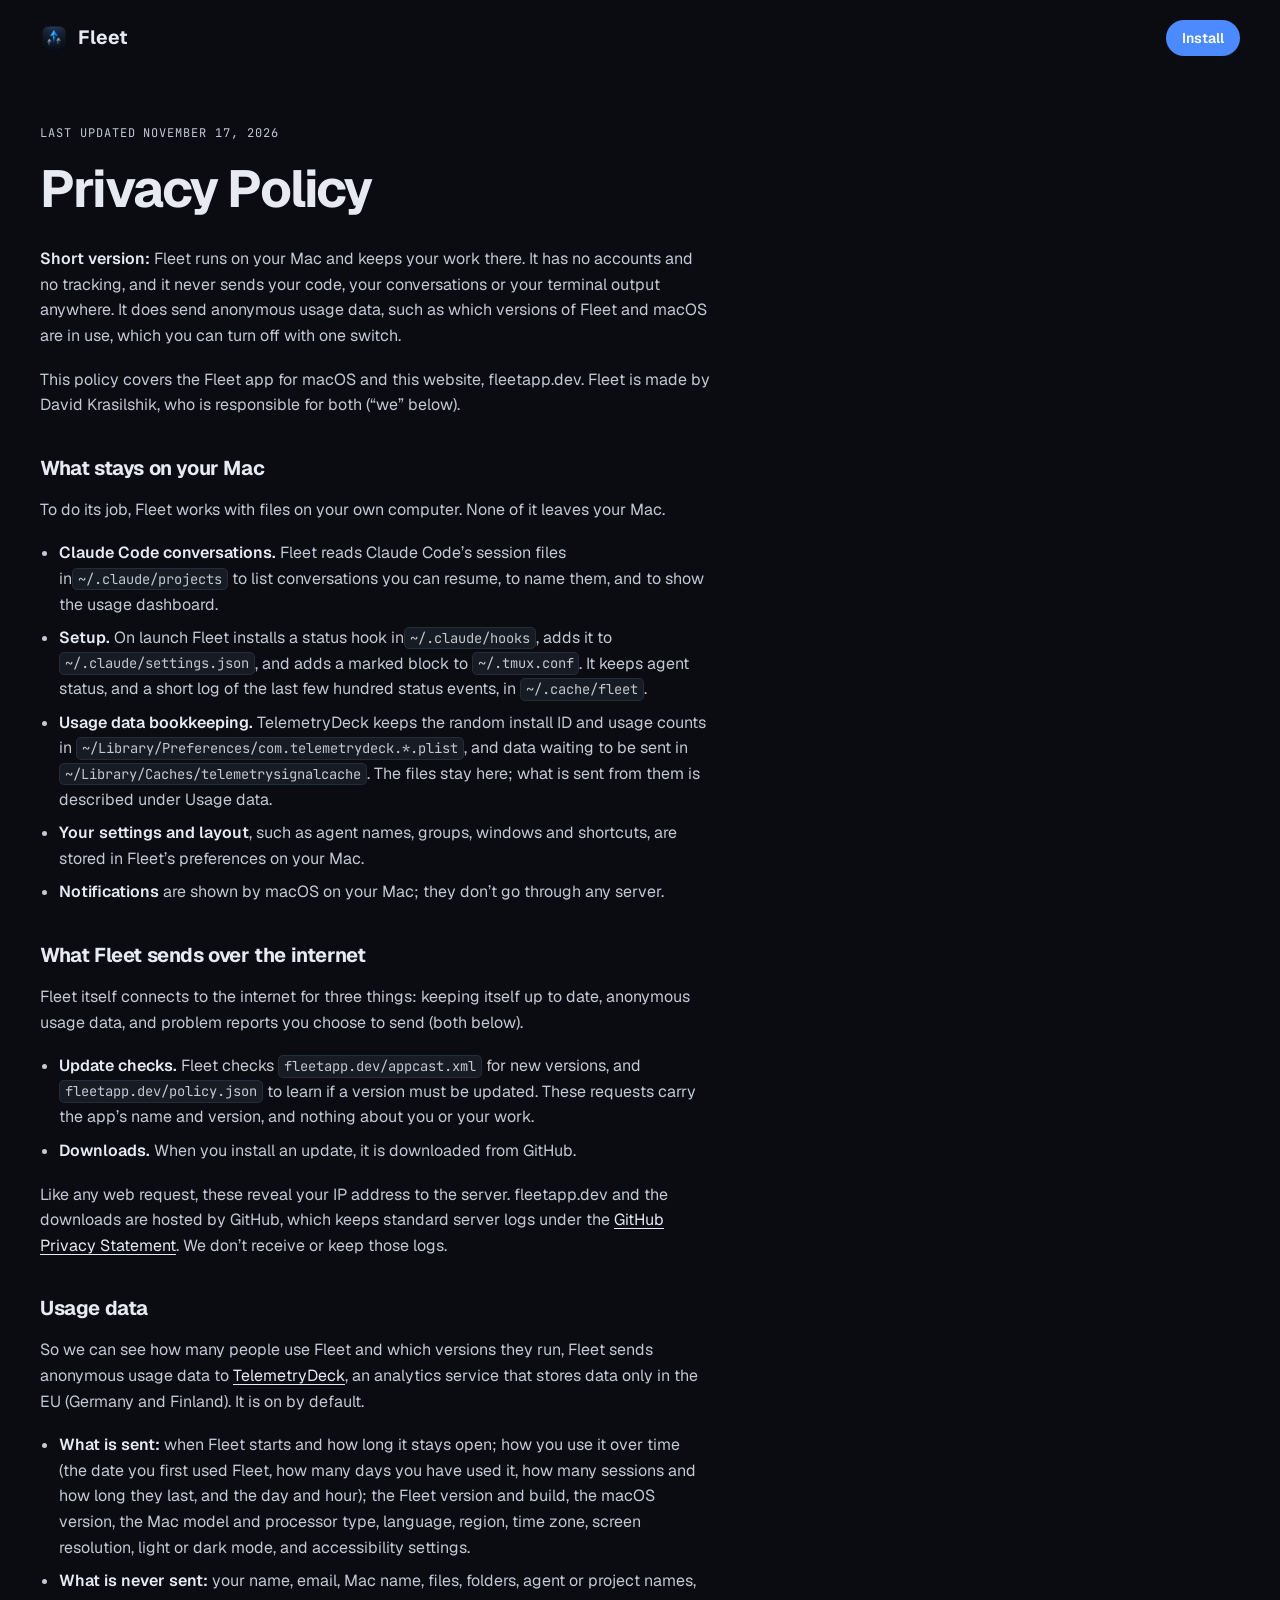
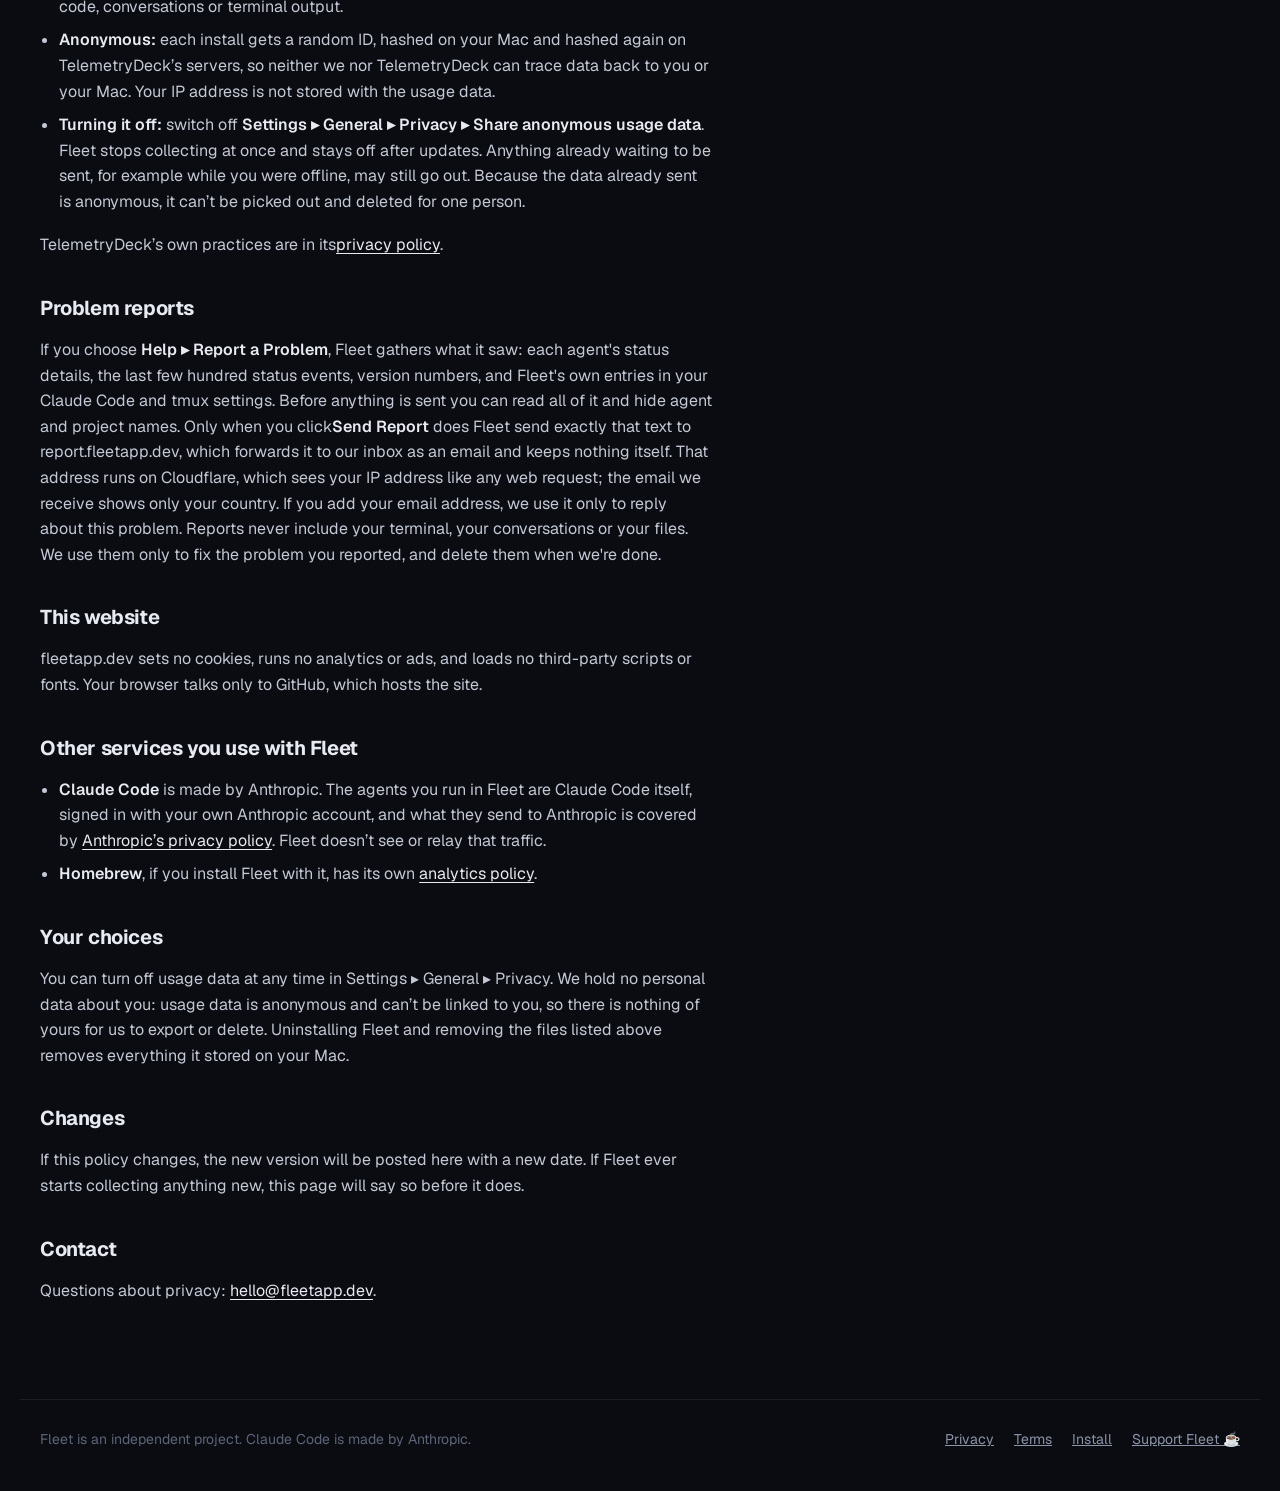
<file: privacy/index.html>
<!DOCTYPE html><html lang="en"><head><meta charset="utf-8"><meta name="viewport" content="width=device-width, initial-scale=1, viewport-fit=cover"><title>Privacy Policy · Fleet</title><meta name="description" content="A native macOS app for running many Claude Code agents in parallel. Real terminals, live status lights, and one shortcut to whichever agent needs you."><meta name="theme-color" content="#0a0c11"><link rel="icon" type="image/png" href="/icon-64.png"><link rel="apple-touch-icon" href="/icon-180.png"><meta property="og:type" content="website"><meta property="og:title" content="Privacy Policy · Fleet"><meta property="og:description" content="A native macOS app for running many Claude Code agents in parallel. Real terminals, live status lights, and one shortcut to whichever agent needs you."><meta property="og:image" content="https://fleetapp.dev/icon-256.png"><meta name="twitter:card" content="summary"><link rel="stylesheet" href="/_astro/SiteFooter.C0e0E2O3.css"><style>.nav[data-astro-cid-sb6l2mzp]{justify-content:space-between;align-items:center;gap:16px;padding-block:20px;display:flex}.brand[data-astro-cid-sb6l2mzp]{font-family:var(--display);align-items:center;gap:10px;font-size:1.2rem;font-weight:700;text-decoration:none;display:flex}nav[data-astro-cid-sb6l2mzp]{font-size:var(--step--1);align-items:center;display:flex}.nav-cta[data-astro-cid-sb6l2mzp]{color:#fff;background:var(--accent);border-radius:999px;padding:7px 16px;font-weight:600;text-decoration:none}.nav-cta[data-astro-cid-sb6l2mzp]:hover{background:#5d97ff}.legal[data-astro-cid-sb6l2mzp]{flex-direction:column;gap:18px;max-width:42rem;padding-block:48px 96px;display:flex}.legal[data-astro-cid-sb6l2mzp] h1[data-astro-cid-sb6l2mzp]{font-size:var(--step-3);margin-bottom:12px}.legal[data-astro-cid-sb6l2mzp] h2{font-size:var(--step-1);letter-spacing:-.02em;margin-top:22px}.legal[data-astro-cid-sb6l2mzp] p,.legal[data-astro-cid-sb6l2mzp] li{color:#c3c8d4}.legal[data-astro-cid-sb6l2mzp] ul{flex-direction:column;gap:8px;margin:0;padding-left:1.2em;display:flex}.legal[data-astro-cid-sb6l2mzp] strong{color:var(--text);font-weight:600}.legal[data-astro-cid-sb6l2mzp] a{color:var(--text);text-underline-offset:3px}.legal[data-astro-cid-sb6l2mzp] code{font-family:var(--mono);background:var(--panel-2);border:1px solid var(--line);overflow-wrap:anywhere;border-radius:5px;padding:.1em .35em;font-size:.86em}
</style></head><body><header class="nav wrap" data-astro-cid-sb6l2mzp><a class="brand" href="/" data-astro-cid-sb6l2mzp><img src="/icon-64.png" alt="" width="28" height="28" data-astro-cid-sb6l2mzp>Fleet</a><nav aria-label="Main" data-astro-cid-sb6l2mzp><a class="nav-cta" href="/#install" data-astro-cid-sb6l2mzp>Install</a></nav></header><main class="wrap" data-astro-cid-sb6l2mzp><article class="legal" data-astro-cid-sb6l2mzp><p class="eyebrow" data-astro-cid-sb6l2mzp>Last updated November 17, 2026</p><h1 data-astro-cid-sb6l2mzp>Privacy Policy</h1><p><strong>Short version:</strong> Fleet runs on your Mac and keeps your work there. It has no accounts and no tracking, and it never sends your code, your conversations or your terminal output anywhere. It does send anonymous usage data, such as which versions of Fleet and macOS are in use, which you can turn off with one switch.</p><p>This policy covers the Fleet app for macOS and this website, fleetapp.dev. Fleet is made by David Krasilshik, who is responsible for both (“we” below).</p><h2>What stays on your Mac</h2><p>To do its job, Fleet works with files on your own computer. None of it leaves your Mac.</p><ul><li><strong>Claude Code conversations.</strong> Fleet reads Claude Code’s session files in<code>~/.claude/projects</code> to list conversations you can resume, to name them, and to show the usage dashboard.</li><li><strong>Setup.</strong> On launch Fleet installs a status hook in<code>~/.claude/hooks</code>, adds it to <code>~/.claude/settings.json</code>, and adds a marked block to <code>~/.tmux.conf</code>. It keeps agent status, and a short log of the last few hundred status events, in <code>~/.cache/fleet</code>.</li><li><strong>Usage data bookkeeping.</strong> TelemetryDeck keeps the random install ID and usage counts in <code>~/Library/Preferences/com.telemetrydeck.*.plist</code>, and data waiting to be sent in <code>~/Library/Caches/telemetrysignalcache</code>. The files stay here; what is sent from them is described under Usage data.</li><li><strong>Your settings and layout</strong>, such as agent names, groups, windows and shortcuts, are stored in Fleet’s preferences on your Mac.</li><li><strong>Notifications</strong> are shown by macOS on your Mac; they don’t go through any server.</li></ul><h2>What Fleet sends over the internet</h2><p>Fleet itself connects to the internet for three things: keeping itself up to date, anonymous usage data, and problem reports you choose to send (both below).</p><ul><li><strong>Update checks.</strong> Fleet checks <code>fleetapp.dev/appcast.xml</code> for new versions, and <code>fleetapp.dev/policy.json</code> to learn if a version must be updated. These requests carry the app’s name and version, and nothing about you or your work.</li><li><strong>Downloads.</strong> When you install an update, it is downloaded from GitHub.</li></ul><p>Like any web request, these reveal your IP address to the server. fleetapp.dev and the downloads are hosted by GitHub, which keeps standard server logs under the <a href="https://docs.github.com/en/site-policy/privacy-policies/github-general-privacy-statement">GitHub Privacy Statement</a>. We don’t receive or keep those logs.</p><h2>Usage data</h2><p>So we can see how many people use Fleet and which versions they run, Fleet sends anonymous usage data to <a href="https://telemetrydeck.com">TelemetryDeck</a>, an analytics service that stores data only in the EU (Germany and Finland). It is on by default.</p><ul><li><strong>What is sent:</strong> when Fleet starts and how long it stays open; how you use it over time (the date you first used Fleet, how many days you have used it, how many sessions and how long they last, and the day and hour); the Fleet version and build, the macOS version, the Mac model and processor type, language, region, time zone, screen resolution, light or dark mode, and accessibility settings.</li><li><strong>What is never sent:</strong> your name, email, Mac name, files, folders, agent or project names, code, conversations or terminal output.</li><li><strong>Anonymous:</strong> each install gets a random ID, hashed on your Mac and hashed again on TelemetryDeck’s servers, so neither we nor TelemetryDeck can trace data back to you or your Mac. Your IP address is not stored with the usage data.</li><li><strong>Turning it off:</strong> switch off <strong>Settings ▸ General ▸ Privacy ▸ Share anonymous usage data</strong>. Fleet stops collecting at once and stays off after updates. Anything already waiting to be sent, for example while you were offline, may still go out. Because the data already sent is anonymous, it can’t be picked out and deleted for one person.</li></ul><p>TelemetryDeck’s own practices are in its<a href="https://telemetrydeck.com/privacy/">privacy policy</a>.</p><h2>Problem reports</h2><p>If you choose <strong>Help ▸ Report a Problem</strong>, Fleet gathers what it saw: each agent's status details, the last few hundred status events, version numbers, and Fleet's own entries in your Claude Code and tmux settings. Before anything is sent you can read all of it and hide agent and project names. Only when you click<strong>Send Report</strong> does Fleet send exactly that text to report.fleetapp.dev, which forwards it to our inbox as an email and keeps nothing itself. That address runs on Cloudflare, which sees your IP address like any web request; the email we receive shows only your country. If you add your email address, we use it only to reply about this problem. Reports never include your terminal, your conversations or your files. We use them only to fix the problem you reported, and delete them when we're done.</p><h2>This website</h2><p>fleetapp.dev sets no cookies, runs no analytics or ads, and loads no third-party scripts or fonts. Your browser talks only to GitHub, which hosts the site.</p><h2>Other services you use with Fleet</h2><ul><li><strong>Claude Code</strong> is made by Anthropic. The agents you run in Fleet are Claude Code itself, signed in with your own Anthropic account, and what they send to Anthropic is covered by <a href="https://www.anthropic.com/legal/privacy">Anthropic’s privacy policy</a>. Fleet doesn’t see or relay that traffic.</li><li><strong>Homebrew</strong>, if you install Fleet with it, has its own <a href="https://docs.brew.sh/Analytics">analytics policy</a>.</li></ul><h2>Your choices</h2><p>You can turn off usage data at any time in Settings ▸ General ▸ Privacy. We hold no personal data about you: usage data is anonymous and can’t be linked to you, so there is nothing of yours for us to export or delete. Uninstalling Fleet and removing the files listed above removes everything it stored on your Mac.</p><h2>Changes</h2><p>If this policy changes, the new version will be posted here with a new date. If Fleet ever starts collecting anything new, this page will say so before it does.</p><h2>Contact</h2><p>Questions about privacy: <a href="mailto:hello@fleetapp.dev">hello@fleetapp.dev</a>.</p></article></main><footer class="footer wrap" data-astro-cid-nns7i3if><span data-astro-cid-nns7i3if>Fleet is an independent project. Claude Code is made by Anthropic.</span><nav aria-label="More" data-astro-cid-nns7i3if><a href="/privacy/" data-astro-cid-nns7i3if>Privacy</a><a href="/terms/" data-astro-cid-nns7i3if>Terms</a><a href="/#install" data-astro-cid-nns7i3if>Install</a><a href="https://ko-fi.com/fleetapp" rel="noopener" data-astro-cid-nns7i3if>Support Fleet ☕</a></nav></footer><script type="module">var e=document.documentElement,t=matchMedia(`(prefers-reduced-motion: reduce)`);function n(r){if(t.matches)e.style.setProperty(`--p`,`1`);else{let t=r%900/900;e.style.setProperty(`--p`,Math.sin(t*Math.PI).toFixed(3))}requestAnimationFrame(n)}requestAnimationFrame(n);</script></body></html>
</file>
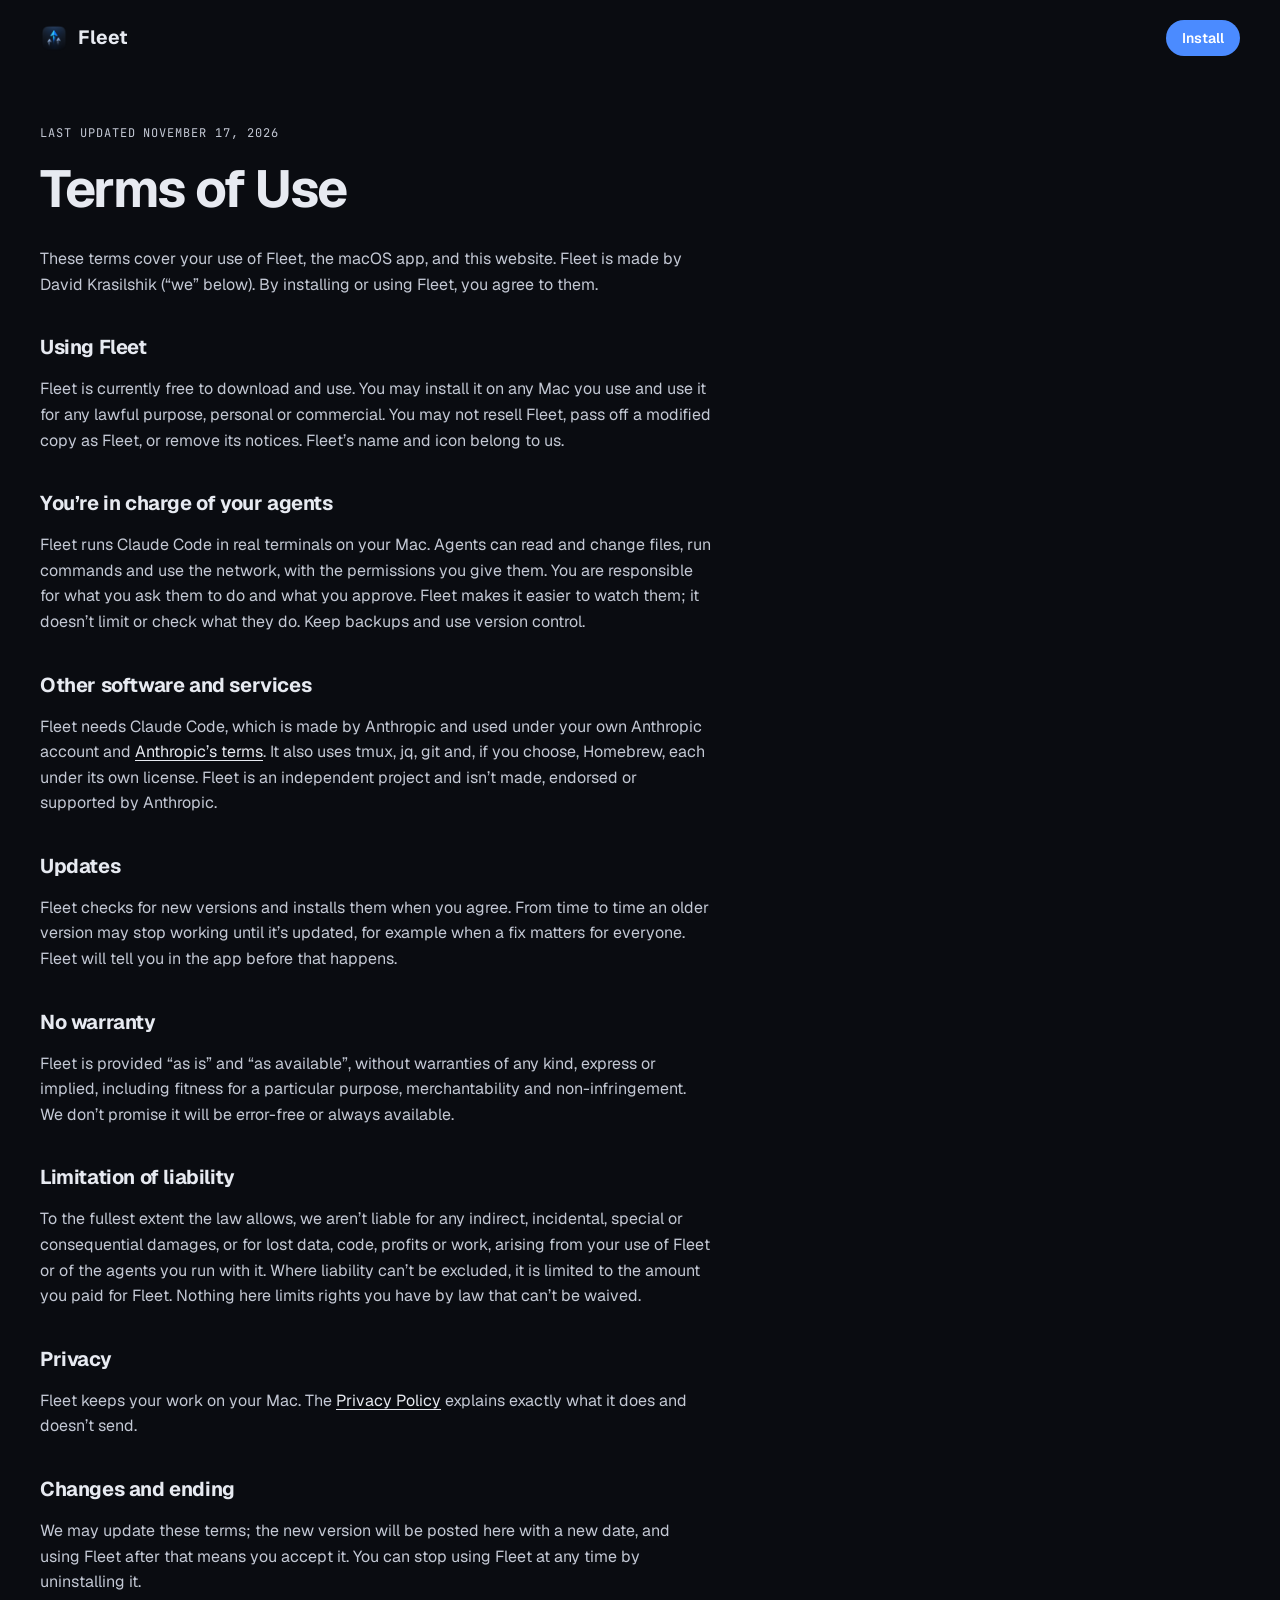
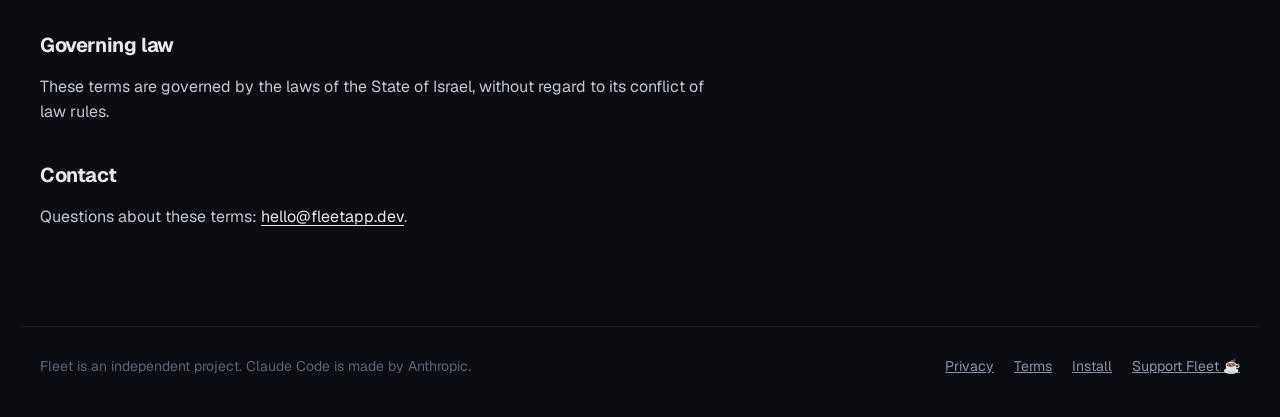
<file: terms/index.html>
<!DOCTYPE html><html lang="en"><head><meta charset="utf-8"><meta name="viewport" content="width=device-width, initial-scale=1, viewport-fit=cover"><title>Terms of Use · Fleet</title><meta name="description" content="A native macOS app for running many Claude Code agents in parallel. Real terminals, live status lights, and one shortcut to whichever agent needs you."><meta name="theme-color" content="#0a0c11"><link rel="icon" type="image/png" href="/icon-64.png"><link rel="apple-touch-icon" href="/icon-180.png"><meta property="og:type" content="website"><meta property="og:title" content="Terms of Use · Fleet"><meta property="og:description" content="A native macOS app for running many Claude Code agents in parallel. Real terminals, live status lights, and one shortcut to whichever agent needs you."><meta property="og:image" content="https://fleetapp.dev/icon-256.png"><meta name="twitter:card" content="summary"><link rel="stylesheet" href="/_astro/SiteFooter.C0e0E2O3.css"><style>.nav[data-astro-cid-sb6l2mzp]{justify-content:space-between;align-items:center;gap:16px;padding-block:20px;display:flex}.brand[data-astro-cid-sb6l2mzp]{font-family:var(--display);align-items:center;gap:10px;font-size:1.2rem;font-weight:700;text-decoration:none;display:flex}nav[data-astro-cid-sb6l2mzp]{font-size:var(--step--1);align-items:center;display:flex}.nav-cta[data-astro-cid-sb6l2mzp]{color:#fff;background:var(--accent);border-radius:999px;padding:7px 16px;font-weight:600;text-decoration:none}.nav-cta[data-astro-cid-sb6l2mzp]:hover{background:#5d97ff}.legal[data-astro-cid-sb6l2mzp]{flex-direction:column;gap:18px;max-width:42rem;padding-block:48px 96px;display:flex}.legal[data-astro-cid-sb6l2mzp] h1[data-astro-cid-sb6l2mzp]{font-size:var(--step-3);margin-bottom:12px}.legal[data-astro-cid-sb6l2mzp] h2{font-size:var(--step-1);letter-spacing:-.02em;margin-top:22px}.legal[data-astro-cid-sb6l2mzp] p,.legal[data-astro-cid-sb6l2mzp] li{color:#c3c8d4}.legal[data-astro-cid-sb6l2mzp] ul{flex-direction:column;gap:8px;margin:0;padding-left:1.2em;display:flex}.legal[data-astro-cid-sb6l2mzp] strong{color:var(--text);font-weight:600}.legal[data-astro-cid-sb6l2mzp] a{color:var(--text);text-underline-offset:3px}.legal[data-astro-cid-sb6l2mzp] code{font-family:var(--mono);background:var(--panel-2);border:1px solid var(--line);overflow-wrap:anywhere;border-radius:5px;padding:.1em .35em;font-size:.86em}
</style></head><body><header class="nav wrap" data-astro-cid-sb6l2mzp><a class="brand" href="/" data-astro-cid-sb6l2mzp><img src="/icon-64.png" alt="" width="28" height="28" data-astro-cid-sb6l2mzp>Fleet</a><nav aria-label="Main" data-astro-cid-sb6l2mzp><a class="nav-cta" href="/#install" data-astro-cid-sb6l2mzp>Install</a></nav></header><main class="wrap" data-astro-cid-sb6l2mzp><article class="legal" data-astro-cid-sb6l2mzp><p class="eyebrow" data-astro-cid-sb6l2mzp>Last updated November 17, 2026</p><h1 data-astro-cid-sb6l2mzp>Terms of Use</h1><p>These terms cover your use of Fleet, the macOS app, and this website. Fleet is made by David Krasilshik (“we” below). By installing or using Fleet, you agree to them.</p><h2>Using Fleet</h2><p>Fleet is currently free to download and use. You may install it on any Mac you use and use it for any lawful purpose, personal or commercial. You may not resell Fleet, pass off a modified copy as Fleet, or remove its notices. Fleet’s name and icon belong to us.</p><h2>You’re in charge of your agents</h2><p>Fleet runs Claude Code in real terminals on your Mac. Agents can read and change files, run commands and use the network, with the permissions you give them. You are responsible for what you ask them to do and what you approve. Fleet makes it easier to watch them; it doesn’t limit or check what they do. Keep backups and use version control.</p><h2>Other software and services</h2><p>Fleet needs Claude Code, which is made by Anthropic and used under your own Anthropic account and <a href="https://www.anthropic.com/legal">Anthropic’s terms</a>. It also uses tmux, jq, git and, if you choose, Homebrew, each under its own license. Fleet is an independent project and isn’t made, endorsed or supported by Anthropic.</p><h2>Updates</h2><p>Fleet checks for new versions and installs them when you agree. From time to time an older version may stop working until it’s updated, for example when a fix matters for everyone. Fleet will tell you in the app before that happens.</p><h2>No warranty</h2><p>Fleet is provided “as is” and “as available”, without warranties of any kind, express or implied, including fitness for a particular purpose, merchantability and non-infringement. We don’t promise it will be error-free or always available.</p><h2>Limitation of liability</h2><p>To the fullest extent the law allows, we aren’t liable for any indirect, incidental, special or consequential damages, or for lost data, code, profits or work, arising from your use of Fleet or of the agents you run with it. Where liability can’t be excluded, it is limited to the amount you paid for Fleet. Nothing here limits rights you have by law that can’t be waived.</p><h2>Privacy</h2><p>Fleet keeps your work on your Mac. The <a href="/privacy/">Privacy Policy</a> explains exactly what it does and doesn’t send.</p><h2>Changes and ending</h2><p>We may update these terms; the new version will be posted here with a new date, and using Fleet after that means you accept it. You can stop using Fleet at any time by uninstalling it.</p><h2>Governing law</h2><p>These terms are governed by the laws of the State of Israel, without regard to its conflict of law rules.</p><h2>Contact</h2><p>Questions about these terms: <a href="mailto:hello@fleetapp.dev">hello@fleetapp.dev</a>.</p></article></main><footer class="footer wrap" data-astro-cid-nns7i3if><span data-astro-cid-nns7i3if>Fleet is an independent project. Claude Code is made by Anthropic.</span><nav aria-label="More" data-astro-cid-nns7i3if><a href="/privacy/" data-astro-cid-nns7i3if>Privacy</a><a href="/terms/" data-astro-cid-nns7i3if>Terms</a><a href="/#install" data-astro-cid-nns7i3if>Install</a><a href="https://ko-fi.com/fleetapp" rel="noopener" data-astro-cid-nns7i3if>Support Fleet ☕</a></nav></footer><script type="module">var e=document.documentElement,t=matchMedia(`(prefers-reduced-motion: reduce)`);function n(r){if(t.matches)e.style.setProperty(`--p`,`1`);else{let t=r%900/900;e.style.setProperty(`--p`,Math.sin(t*Math.PI).toFixed(3))}requestAnimationFrame(n)}requestAnimationFrame(n);</script></body></html>
</file>
<file: _astro/SiteFooter.C0e0E2O3.css>
@font-face{font-family:Geist Variable;font-style:normal;font-display:swap;font-weight:100 900;src:url(/_astro/geist-cyrillic-ext-wght-normal.DjL33-gN.woff2)format("woff2-variations");unicode-range:U+460-52F,U+1C80-1C8A,U+20B4,U+2DE0-2DFF,U+A640-A69F,U+FE2E-FE2F}@font-face{font-family:Geist Variable;font-style:normal;font-display:swap;font-weight:100 900;src:url(/_astro/geist-cyrillic-wght-normal.BEAKL7Jp.woff2)format("woff2-variations");unicode-range:U+301,U+400-45F,U+490-491,U+4B0-4B1,U+2116}@font-face{font-family:Geist Variable;font-style:normal;font-display:swap;font-weight:100 900;src:url(/_astro/geist-vietnamese-wght-normal.6IgcOCM7.woff2)format("woff2-variations");unicode-range:U+102-103,U+110-111,U+128-129,U+168-169,U+1A0-1A1,U+1AF-1B0,U+300-301,U+303-304,U+308-309,U+323,U+329,U+1EA0-1EF9,U+20AB}@font-face{font-family:Geist Variable;font-style:normal;font-display:swap;font-weight:100 900;src:url(/_astro/geist-latin-ext-wght-normal.DC-KSUi6.woff2)format("woff2-variations");unicode-range:U+100-2BA,U+2BD-2C5,U+2C7-2CC,U+2CE-2D7,U+2DD-2FF,U+304,U+308,U+329,U+1D00-1DBF,U+1E00-1E9F,U+1EF2-1EFF,U+2020,U+20A0-20AB,U+20AD-20C0,U+2113,U+2C60-2C7F,U+A720-A7FF}@font-face{font-family:Geist Variable;font-style:normal;font-display:swap;font-weight:100 900;src:url(/_astro/geist-latin-wght-normal.BgDaEnEv.woff2)format("woff2-variations");unicode-range:U+??,U+131,U+152-153,U+2BB-2BC,U+2C6,U+2DA,U+2DC,U+304,U+308,U+329,U+2000-206F,U+20AC,U+2122,U+2191,U+2193,U+2212,U+2215,U+FEFF,U+FFFD}@font-face{font-family:JetBrains Mono Variable;font-style:normal;font-display:swap;font-weight:100 800;src:url([data-uri])format("woff2-variations");unicode-range:U+460-52F,U+1C80-1C8A,U+20B4,U+2DE0-2DFF,U+A640-A69F,U+FE2E-FE2F}@font-face{font-family:JetBrains Mono Variable;font-style:normal;font-display:swap;font-weight:100 800;src:url(/_astro/jetbrains-mono-cyrillic-wght-normal.D73BlboJ.woff2)format("woff2-variations");unicode-range:U+301,U+400-45F,U+490-491,U+4B0-4B1,U+2116}@font-face{font-family:JetBrains Mono Variable;font-style:normal;font-display:swap;font-weight:100 800;src:url(/_astro/jetbrains-mono-greek-wght-normal.Bw9x6K1M.woff2)format("woff2-variations");unicode-range:U+370-377,U+37A-37F,U+384-38A,U+38C,U+38E-3A1,U+3A3-3FF}@font-face{font-family:JetBrains Mono Variable;font-style:normal;font-display:swap;font-weight:100 800;src:url(/_astro/jetbrains-mono-vietnamese-wght-normal.Bt-aOZkq.woff2)format("woff2-variations");unicode-range:U+102-103,U+110-111,U+128-129,U+168-169,U+1A0-1A1,U+1AF-1B0,U+300-301,U+303-304,U+308-309,U+323,U+329,U+1EA0-1EF9,U+20AB}@font-face{font-family:JetBrains Mono Variable;font-style:normal;font-display:swap;font-weight:100 800;src:url(/_astro/jetbrains-mono-latin-ext-wght-normal.DBQx-q_a.woff2)format("woff2-variations");unicode-range:U+100-2BA,U+2BD-2C5,U+2C7-2CC,U+2CE-2D7,U+2DD-2FF,U+304,U+308,U+329,U+1D00-1DBF,U+1E00-1E9F,U+1EF2-1EFF,U+2020,U+20A0-20AB,U+20AD-20C0,U+2113,U+2C60-2C7F,U+A720-A7FF}@font-face{font-family:JetBrains Mono Variable;font-style:normal;font-display:swap;font-weight:100 800;src:url(/_astro/jetbrains-mono-latin-wght-normal.B9CIFXIH.woff2)format("woff2-variations");unicode-range:U+??,U+131,U+152-153,U+2BB-2BC,U+2C6,U+2DA,U+2DC,U+304,U+308,U+329,U+2000-206F,U+20AC,U+2122,U+2191,U+2193,U+2212,U+2215,U+FEFF,U+FFFD}:root{--ink:#0a0c11;--panel:#11141b;--panel-2:#171b24;--line:#96a5c81f;--line-strong:#96a5c838;--text:#e7eaf1;--muted:#8c94a8;--faint:#5d6478;--accent:#4b8bff;--red:#ff5b52;--orange:#ff9f2e;--green:#35d36e;--idle:#646b7d;--display:"Geist Variable", -apple-system, "Helvetica Neue", sans-serif;--body:"Geist Variable", -apple-system, "Helvetica Neue", sans-serif;--mono:"JetBrains Mono Variable", ui-monospace, "SF Mono", Menlo, monospace;--step--1:.875rem;--step-0:1rem;--step-1:1.25rem;--step-2:clamp(1.5rem, 1.2rem + 1.2vw, 2rem);--step-3:clamp(2rem, 1.4rem + 2.6vw, 3.25rem);--step-4:clamp(2.6rem, 1.6rem + 4.4vw, 4.75rem);--p:1;color-scheme:dark}*{box-sizing:border-box}[hidden]{display:none!important}html{scroll-behavior:smooth}@media (prefers-reduced-motion:reduce){html{scroll-behavior:auto}}body{background:var(--ink);color:var(--text);font-family:var(--body);font-size:var(--step-0);-webkit-font-smoothing:antialiased;margin:0;line-height:1.6}h1,h2,h3{font-family:var(--display);letter-spacing:-.035em;text-wrap:balance;margin:0;line-height:1.05}p{margin:0}a{color:inherit}:focus-visible{outline:2px solid var(--accent);outline-offset:3px;border-radius:6px}.wrap{width:100%;max-width:1240px;padding-left:max(20px, env(safe-area-inset-left,0px));padding-right:max(20px, env(safe-area-inset-right,0px));margin-inline:auto}.eyebrow{font-family:var(--mono);letter-spacing:.08em;text-transform:uppercase;color:var(--muted);font-size:.75rem}kbd{font-family:-apple-system, system-ui, var(--body);text-align:center;border:1px solid var(--line-strong);background:var(--panel-2);min-width:1.9em;color:var(--text);white-space:nowrap;border-bottom-width:2px;border-radius:6px;padding:.15em .45em;font-size:.85em}.light{--size:12px;width:var(--size);height:var(--size);background:var(--idle);opacity:.6;border-radius:50%;flex:none;display:inline-block;position:relative}.light[data-state=input]{background:var(--red);opacity:calc(.25 + var(--p) * .75);box-shadow:0 0 calc(var(--p) * 10px) #ff5b52e6}.light[data-state=done]{background:var(--green);opacity:1;box-shadow:0 0 2px #35d36e80}.light[data-state=done][data-unseen]{opacity:calc(.15 + var(--p) * .85);box-shadow:0 0 calc(var(--p) * 14px) #35d36ee6;transform:scale(calc(1 + var(--p) * .15))}.light[data-state=busy]{opacity:1;background:0 0}.flight{border-radius:50%;overflow:hidden}.flight i{width:70%;height:70%;margin-left:-35%;animation:1.5s linear infinite flight-up;position:absolute;bottom:0;left:50%}.flight i:nth-child(2){width:50%;height:50%;margin-left:-25%;animation-delay:-.5s;left:22%}.flight i:nth-child(3){width:50%;height:50%;margin-left:-25%;animation-delay:-1s;left:78%}.flight i:before{content:"";background:linear-gradient(90deg, var(--orange) 50%, #c46d12 50%);clip-path:polygon(50% 0,96% 100%,50% 74%,4% 100%);position:absolute;inset:0}.flight i:after{content:"";background:linear-gradient(90deg, var(--orange) 0 24%, transparent 24% 76%, var(--orange) 76%);opacity:.8;width:34%;height:85%;position:absolute;top:82%;left:33%;-webkit-mask:linear-gradient(#000,#0000);mask:linear-gradient(#000,#0000)}@keyframes flight-up{0%{opacity:0;transform:translateY(120%)}25%,70%{opacity:1}to{opacity:0;transform:translateY(-175%)}}@media (prefers-reduced-motion:reduce){.flight i{animation:none;transform:translateY(-30%)}.flight i:nth-child(n+2){transform:translateY(-8%)}}.footer[data-astro-cid-nns7i3if]{border-top:1px solid var(--line);color:var(--faint);font-size:var(--step--1);flex-wrap:wrap;justify-content:space-between;gap:12px;padding-block:28px 40px;display:flex}nav[data-astro-cid-nns7i3if]{gap:20px;display:flex}a[data-astro-cid-nns7i3if]{color:var(--muted)}a[data-astro-cid-nns7i3if]:hover{color:var(--text)}
</file>
<file: _astro/index.CdLWETbk.css>
.fw-frame{--fw-w:1000;aspect-ratio:1000/575;border-radius:calc(12px * var(--s,1));background:#1f2023;width:100%;max-width:100%;margin:0;position:relative;overflow:hidden;box-shadow:0 40px 90px -30px #000000d9,0 0 0 1px #ffffff1a,0 0 140px -50px #3c78ff66}.fw{--sys-red:#ff453a;--sys-orange:#ff9f0a;--sys-green:#32d74b;--sys-blue:#2f7cf6;--cc:#d0806f;--ui:"SF Pro Text", -apple-system, BlinkMacSystemFont, "Instrument Sans Variable", sans-serif;--tty:"SF Mono", Menlo, "JetBrains Mono Variable", ui-monospace, monospace;width:1000px;height:575px;transform:scale(var(--s,1));transform-origin:0 0;font-family:var(--ui);color:#e8e8ea;-webkit-font-smoothing:antialiased;cursor:default;user-select:none;font-size:13px;line-height:1.2;display:flex;position:absolute;top:0;left:0}.fw svg{fill:none;stroke:currentColor;stroke-width:1.4px;stroke-linecap:round;stroke-linejoin:round}.fw svg .fill{fill:currentColor;stroke:none}.fw svg .cut{stroke:#2b2b2e;stroke-width:1.7px}.fw-lights{z-index:3;gap:8px;display:flex;position:absolute;top:11px;left:10px}.fw-lights i{background:#ff5f57;border-radius:50%;width:12px;height:12px}.fw-lights i:nth-child(2){background:#febc2e}.fw-lights i:nth-child(3){background:#28c840}.fw-side{background:radial-gradient(120px 260px at 0 45%,#966e5029,#0000),radial-gradient(200px 200px at 20% 25%,#5a78a01f,#0000),#2b2b2e;border-right:1px solid #1a1a1c;flex:none;width:250px;transition:width .22s ease-in-out;position:relative;overflow:hidden}.fw[data-nosidebar] .fw-side{border-right-width:0;width:0}.fw-side>*{width:250px}.fw-toolbar{color:#8f8f94;align-items:center;gap:16px;height:34px;padding-left:76px;display:flex}.fw-toolbar svg{width:auto;height:13px}.fw-toolbar svg:nth-child(2){height:14px}.fw-cubes{gap:2px;margin:0;padding:0 8px;list-style:none;display:grid}.fw-cube{border-radius:8px;align-items:center;gap:10px;height:40px;padding:0 9px 0 11px;transition:background .28s;animation:.3s ease-out fw-in;display:flex}@keyframes fw-in{0%{opacity:0;transform:translateY(-4px)}}.fw-cube .why{color:var(--sys-red)}.fw-cube[data-selected]{background:#1d3a5e}.fw-cube .lbl{flex:1;min-width:0;display:grid}.fw-cube .cap{color:#9a9aa0;white-space:nowrap;text-overflow:ellipsis;font-size:10px;font-weight:500;overflow:hidden}.fw-cube .ttl{white-space:nowrap;text-overflow:ellipsis;font-size:14px;font-weight:600;overflow:hidden}.fw-cube[data-selected] .cap{color:#8fb4ff}.fw-cube .x{visibility:hidden;background:#a0a0a880;border-radius:50%;flex:none;width:12px;height:12px;position:relative}.fw-cube[data-selected] .x{visibility:visible}.fw-cube .x:before,.fw-cube .x:after{content:"";background:#1d3a5e;width:5.5px;height:1.3px;position:absolute;top:50%;left:50%;transform:translate(-50%,-50%)rotate(45deg)}.fw-cube .x:after{transform:translate(-50%,-50%)rotate(-45deg)}.fw-group{--g:175 120 255;background:rgb(var(--g) / .07);border:1px solid rgb(var(--g) / .4);border-radius:9px;margin:6px 0 4px;padding:0 5px 5px;transition:background .3s,border-color .3s}.fw-group[data-active]{background:rgb(var(--g) / .16);border:1.5px solid rgb(var(--g) / .9)}.fw-ghead{color:#a3a3a8;align-items:center;gap:7px;height:28px;padding:0 6px 0 9px;font-size:11.5px;font-weight:600;display:flex}.fw-group[data-active] .fw-ghead b{color:#f2f2f4;font-weight:700}.fw-ghead i{background:rgb(var(--g));border-radius:50%;width:8px;height:8px}.fw-ghead b{flex:1;font-weight:600}.fw-ghead .n{font-variant-numeric:tabular-nums}.fw-ghead .chev{color:#77777d;stroke-width:1.8px;width:9px;height:9px}.fw-gmembers{gap:2px;margin:0;padding:0;list-style:none;display:grid}.fw-badge{background:#96969e73;border-radius:50%;flex:none;width:11px;height:11px;position:relative}.fw-badge[data-state=input]{background:var(--sys-red);opacity:calc(.35 + var(--p,1) * .65);box-shadow:0 0 calc(var(--p,1) * 10px) calc(var(--p,1) * 2px) #ff453abf}.fw-badge[data-state=failed]{opacity:calc(.25 + var(--p,1) * .75);filter:drop-shadow(0 0 calc(var(--p,1) * 4px) #ff453ae6);background:0 0;border-radius:0}.fw-badge[data-state=failed]:before{content:"";background:var(--sys-red);clip-path:polygon(50% 0,100% 100%,0 100%);position:absolute;inset:-1px -1.5px 0}.fw-badge[data-state=failed]:after{content:"!";text-align:center;font:800 7px/9px var(--ui);color:#2b2b2e;position:absolute;inset:2px 0 0}.fw-badge[data-state=done]{background:var(--sys-green);box-shadow:0 0 1px #32d74b80}.fw-badge[data-state=done][data-unseen]{opacity:calc(.15 + var(--p,1) * .85);box-shadow:0 0 calc(var(--p,1) * 8px) #32d74be6;transform:scale(calc(1 + var(--p,1) * .15))}.fw-badge[data-state=busy]{--orange:var(--sys-orange);background:0 0;width:13px;height:13px}.fw-actions{gap:1px;padding:2px 8px 0;display:grid}.fw-act{color:#c7c7cc;border-radius:7px;align-items:center;gap:9px;height:27px;padding:0 10px;font-size:13px;transition:background .15s,color .15s;display:flex}.fw-act svg{color:#9a9aa0;width:14px;height:14px}.fw-act kbd{font:500 11px var(--ui);color:#6f6f75;margin-left:auto}.fw-act[data-hover]{color:#f2f2f4;background:#ffffff14}.fw-divider{background:#ffffff1a;height:1px;margin:8px 16px 10px;width:auto!important}.fw-waiting{color:#ff8a82;background:#ff453a29;border-radius:10px;align-items:center;gap:6px;height:20px;margin-left:auto;padding:0 9px;font-size:11px;font-weight:600;animation:.3s ease-out fw-pop-in;display:flex}.fw-waiting i{background:var(--sys-red);border-radius:50%;width:7px;height:7px}@keyframes fw-pop-in{0%{opacity:0;transform:scale(.8)}}.fw-main{background:#1f2023;flex-direction:column;flex:1;min-width:0;display:flex}.fw-title{color:#f2f2f4;background:#2a2a2d;border-bottom:1px solid #19191b;flex:none;align-items:center;gap:14px;height:40px;padding:0 14px 0 12px;transition:padding-left .22s ease-in-out;display:flex}.fw-titles{min-width:0;line-height:1.15;display:grid}.fw-titles b{white-space:nowrap;text-overflow:ellipsis;font-size:13.5px;font-weight:700;overflow:hidden}.fw-titles span{color:#9a9aa0;white-space:nowrap;font-size:10.5px}.fw-titles span:empty{display:none}.fw-branch{color:#8f8f94;stroke-width:1.3px;width:15px;height:15px;transition:color .15s}.fw-branch[data-hover],.fw[data-insp] .fw-branch{color:#e8e8ea}.fw-title-toggle{color:#8f8f94;width:auto;height:13px;display:none}.fw-chart{color:#8f8f94;stroke-width:1.2px;width:15px;height:13px}.fw-waiting[hidden]+.fw-chart{margin-left:auto}.fw-chart[data-hover]{color:#e8e8ea}.fw[data-nosidebar] .fw-title{padding-left:82px}.fw-body{flex:1;min-height:0;display:flex}.fw-col{flex-direction:column;flex:1;min-width:0;display:flex}.fw[data-nosidebar] .fw-title-toggle{display:block}.fw-tabs{background:#262629;border-bottom:1px solid #19191b;flex:none;align-items:stretch;height:23px;display:flex}.fw-tab{border-top:1.5px solid var(--sys-blue);white-space:nowrap;background:#1f2023;border-right:1px solid #19191b;align-items:center;gap:8px;width:190px;padding-left:10px;font-size:10.5px;font-weight:600;display:flex;overflow:hidden}.fw-tab span{text-overflow:ellipsis;overflow:hidden}.fw-tab svg{color:#b0b0b5;stroke-width:1.2px;width:9px;height:8px}.fw-tab-add{color:#9a9aa0;place-items:center;width:24px;font-size:14px;display:grid}.fw-panes{background:#4a4b50;flex:1;grid-template-columns:1fr;gap:1px;min-height:0;display:grid}.fw-panes[data-layout="2"]{grid-template-columns:1fr 1fr}.fw-panes[data-layout="3"]{grid-template-rows:1fr 1fr;grid-template-columns:1fr 1fr}.fw-panes[data-layout="3"] .fw-pane:first-child{grid-row:span 2}.fw-pane{min-width:0;min-height:0;font-family:var(--tty);color:#e6e6e6;white-space:pre-wrap;background:#1f2023;padding:6px 8px 4px 2px;font-size:10.6px;line-height:13px;animation:.25s ease-out fw-fade;position:relative;overflow:hidden}@keyframes fw-fade{0%{opacity:0}}.fw-panes:not([data-layout="1"]) .fw-pane[data-active]{box-shadow:inset 0 0 0 1px #50c85a8c}.fw-status{color:#0c0c0c;height:11px;font-family:var(--tty);white-space:pre;background:#3fae49;flex:none;justify-content:space-between;padding:0 6px 0 2px;font-size:10px;line-height:11px;display:none;overflow:hidden}.cc{flex-direction:column;height:100%;display:flex}.cc-head{align-items:center;gap:12px;margin-bottom:13px;padding-left:4px;display:flex}.cc-head svg{width:54px;height:30px;fill:var(--cc);stroke:none;shape-rendering:crispedges;flex:none}.cc-head b{font-weight:700}.dim{color:#8b8d93}.cc-user{background:#3a3b3f;margin:13px 0;padding-left:0;display:block}.cc-user:before{content:"❯ ";color:#8b8d93}.cc-dot:before{content:"● "}.cc-dot.ok:before,.cc-dot.edit:before{color:#4ec95a}.cc-dot.run:before{color:#8b8d93}.cc-dot.err:before{color:var(--sys-red)}.cc-err{color:#ff6b62}.cc-sub{color:#a9abb1}.cc-sub:before{content:"  ⎿ ";color:#6c6e74}.cc-ask{border:1px solid #6b6d74;border-radius:6px;margin:6px 0 0 2px;padding:4px 8px 5px}.cc-ask .sel{color:#8fb4ff}.cc-fill{flex:1}.cc-spin{color:var(--cc)}.cc-rule{color:#8b8d93;align-items:center;gap:6px;margin-top:6px;display:flex}.cc-rule:before{content:"";border-top:1px solid #55575d;flex:1}.cc-rule:after{content:"";border-top:1px solid #55575d;width:14px}.cc-input{min-height:13px}.cc-input:before{content:"❯ ";color:#8b8d93}.cc-cursor{vertical-align:-2px;background:#5a7fcc;width:7px;height:12px;display:inline-block}.cc-mode{color:#d4b04a;border-top:1px solid #55575d;margin-top:4px;padding-top:3px}.sh-prompt{color:#8fb4ff}.fw[data-dash] .fw-tabs,.fw[data-dash] .fw-panes,.fw[data-dash] .fw-status{display:none}.fw-dash{flex-direction:column;flex:1;gap:14px;min-height:0;padding:18px 22px;animation:.25s ease-out fw-fade;display:flex;overflow:hidden}.db-today{background:linear-gradient(135deg,#2f7cf62b,#2f7cf60a);border:1px solid #2f7cf633;border-radius:12px;align-items:center;gap:20px;padding:16px 18px;display:flex}.db-k{letter-spacing:.08em;color:#9a9aa0;font-size:9.5px;font-weight:600}.db-big{font:700 30px/1.1 "SF Pro Rounded", var(--ui);font-variant-numeric:tabular-nums;margin-top:4px}.db-sub{color:#9a9aa0;margin-top:2px;font-size:10px}.db-stats{color:#9a9aa0;gap:14px;margin-top:8px;font-size:11px;display:flex}.db-stats b{font:600 15px "SF Pro Rounded", var(--ui);color:#e8e8ea;font-variant-numeric:tabular-nums;margin-right:3px}.db-chart{width:250px;height:88px;margin-left:auto;position:relative}.db-bars{border-bottom:1px solid #ffffff14;grid-template-columns:repeat(24,1fr);align-items:end;gap:3px;display:grid;position:absolute;inset:0 30px 16px 0}.db-bars i{background:#2f7cf680;border-radius:2px 2px 0 0;transition:height .5s ease-out;display:block}.db-bars i[data-now]{background:var(--sys-blue)}.db-axis{color:#8a8a90;justify-content:space-between;font-size:8.5px;display:flex;position:absolute;bottom:0;left:0;right:30px}.db-yaxis{color:#8a8a90;flex-direction:column;justify-content:space-between;font-size:8.5px;display:flex;position:absolute;top:0;bottom:16px;right:0}.db-head{justify-content:space-between;align-items:baseline;margin-top:2px;display:flex}.db-head b{font-size:12.5px}.db-head span{color:#9a9aa0;font-size:9.5px}.db-cards{gap:6px;display:grid}.db-card{background:#ffffff0b;border-radius:9px;grid-template-columns:14px 1fr auto 104px 44px 58px;align-items:center;column-gap:10px;padding:7px 12px 9px;font-size:11px;transition:background .15s;display:grid;position:relative}.db-card[data-hover]{background:#ffffff17}.db-card .fw-badge{width:10px;height:10px}.db-name b{font-size:11.5px;font-weight:600;display:block}.db-name span{color:#9a9aa0;font-size:9px}.db-chip{background:#ffffff14;border-radius:99px;padding:2px 6px;font-size:9px;font-weight:500}.db-ctx{font-variant-numeric:tabular-nums;color:#a6a6ab;align-items:center;gap:5px;display:flex}.db-bar{background:#ffffff1f;border-radius:3px;width:40px;height:4px;overflow:hidden}.db-bar i{background:var(--sys-blue);border-radius:3px;height:100%;transition:width .6s ease-out;display:block}.db-ctx[data-level=high] i{background:var(--sys-orange)}.db-ctx[data-level=high] .pct{color:var(--sys-orange)}.db-ctx[data-level=critical] i{background:var(--sys-red)}.db-ctx[data-level=critical] .pct{color:#ff6b62}.db-ctx .cmp{color:#8a8a90;font-size:9px}.db-tok{text-align:right;color:#9a9aa0;font-variant-numeric:tabular-nums}.db-cost{text-align:right;font:600 12px "SF Pro Rounded", var(--ui);font-variant-numeric:tabular-nums}.db-share{background:#2f7cf699;border-radius:2px;height:2px;transition:width .6s ease-out;position:absolute;bottom:3px;left:12px}.db-idle-k{color:#9a9aa0;margin-top:4px;font-size:9.5px;font-weight:500}.db-idle{background:#ffffff06;border-radius:9px;align-items:center;gap:10px;padding:6px 12px;font-size:11px;display:flex}.db-idle .fw-badge{width:10px;height:10px}.db-idle span{color:#9a9aa0;font-size:9px}.fw[data-insp] .fw-insp{display:flex}.fw-insp{background:#252528;border-left:1px solid #19191b;flex-direction:column;flex:none;width:430px;font-size:11.5px;animation:.35s cubic-bezier(.2,.8,.2,1) fw-slide;overflow:hidden}@keyframes fw-slide{0%{opacity:.4;width:0}}.ci-head{border-bottom:1px solid #19191b;flex:none;gap:2px;padding:10px 14px 9px;display:grid}.ci-branch{align-items:center;gap:6px;font-size:12.5px;font-weight:700;display:flex}.ci-branch svg{color:#8f8f94;width:12px;height:12px}.ci-meta{color:#9a9aa0;justify-content:space-between;font-size:10.5px;display:flex}.ci-plus{color:#4ec95a}.ci-minus{color:#ff6b62}.ci-sec{color:#8f8f94;background:#252528;border-bottom:1px solid #1d1d1f;flex:none;align-items:center;gap:6px;height:22px;padding:0 10px;font-size:10px;font-weight:600;display:flex}.ci-sec svg{stroke-width:2px;width:8px;height:8px}.ci-list{align-content:start;padding:3px 6px;display:grid}.ci-row{white-space:nowrap;border-radius:5px;align-items:center;gap:6px;height:21px;padding:0 6px;transition:background .15s;display:flex}.ci-row[data-sel]{background:#ffffff1a}.ci-row[data-hover]{background:#ffffff12}.ci-row .msg{text-overflow:ellipsis;flex:1;min-width:0;overflow:hidden}.ci-row .when{color:#77777d;font-size:9.5px}.ci-row svg.lanes{flex:none;height:21px;overflow:visible}.ci-ref{border:1px solid;border-radius:9px;padding:0 5px;font-size:9px;font-weight:600}.ci-all svg{color:#9a9aa0;width:11px;height:11px}.ci-file .ico{background:#d8d8dc;border-radius:2px;flex:none;width:11px;height:13px;position:relative}.ci-file .ico[data-swift]{background:#f0733a}.ci-file .ico[data-ts]{background:#3d7fd6}.ci-folder{color:#c7c7cc}.ci-folder>svg{stroke-width:2px;color:#77777d;flex:none;width:8px;height:8px}.ci-folder .ico{background:#54a8f0;border-radius:2px;flex:none;width:13px;height:10px}.ci-file .n{color:#9a9aa0;font-variant-numeric:tabular-nums;font-size:9.5px}.ci-st{border-radius:3px;place-items:center;width:13px;height:13px;font-size:8.5px;font-weight:800;display:grid}.ci-st[data-k=A]{color:#4ec95a;background:#4ec95a29}.ci-st[data-k=M]{color:#ff9f0a;background:#ff9f0a29}.ci-diffhead{border-bottom:1px solid #19191b;flex:none;align-items:center;gap:8px;padding:8px 12px;display:flex}.ci-diffhead .back{color:#9a9aa0;font-size:13px}.ci-diffhead b{font-size:12px}.ci-diffhead span{color:#9a9aa0;font-size:9.5px;font-weight:400;display:block}.ci-cols{color:#9a9aa0;background:#2c2c2f;border-bottom:1px solid #19191b;flex:none;grid-template-columns:1fr 1fr;font-size:9.5px;font-weight:600;display:grid}.ci-cols span{padding:3px 8px}.ci-cols span+span{border-left:1px solid #19191b}.ci-diff{font-family:var(--tty);background:#1f2023;flex:1;font-size:9.5px;line-height:14px;animation:.25s fw-fade;overflow:hidden}.ci-hunk{color:#8f8f94;font-family:var(--ui);background:#ffffff0d;padding:2px 10px;font-size:9.5px}.ci-hunk b{color:#b0b0b5;margin-right:6px}.ci-line{grid-template-columns:1fr 1fr;display:grid}.ci-line>span{white-space:pre;gap:6px;padding-right:6px;display:flex;overflow:hidden}.ci-line>span+span{border-left:1px solid #3a3b3f}.ci-line i{text-align:right;color:#5c5e64;flex:none;width:20px;font-style:normal}.ci-line .add{background:#4ec95a29}.ci-line .del{background:#ff453a29}.ci-line .none{background:#ffffff08}.fw-dim{z-index:4;background:#00000040;animation:.2s fw-fade;position:absolute;inset:0}.fw-sheet{z-index:5;background:#2c2c2f;border:1px solid #ffffff1a;border-top:0;border-radius:0 0 12px 12px;width:430px;margin-left:-215px;animation:.3s ease-out fw-sheet;position:absolute;top:34px;left:50%;overflow:hidden;box-shadow:0 20px 50px #0000008c}@keyframes fw-sheet{0%{transform:translateY(-100%)}}.sh-head{justify-items:center;gap:3px;padding:14px 0 12px;display:grid}.sh-head svg{color:#8f8f94;stroke-width:1.1px;width:22px;height:22px}.sh-head b{font-size:17px}.sh-head span{color:#77777d;font-size:11px}.sh-body{border-block:1px solid #1d1d1f;gap:9px;padding:12px 16px;display:grid}.sh-field{background:#ffffff0d;border:1px solid #ffffff1a;border-radius:7px;align-items:center;height:25px;padding:0 8px;font-size:12px;display:flex}.sh-field .ph{color:#6f6f75}.sh-label{color:#9a9aa0;margin-bottom:-5px;font-size:10px;font-weight:500}.sh-list{background:#232326;border:1px solid #ffffff1a;border-radius:7px;align-content:start;gap:2px;height:168px;padding:4px;display:grid;overflow:hidden}.sh-row{border-radius:5px;gap:1px;padding:4px 7px;display:grid}.sh-row .t{white-space:nowrap;text-overflow:ellipsis;font-size:12px;overflow:hidden}.sh-row .p{color:#9a9aa0;white-space:nowrap;text-overflow:ellipsis;font-size:10px;overflow:hidden}.sh-row .m{color:#6f6f75;font-size:10px}.sh-row[data-sel]{background:var(--sys-blue)}.sh-row[data-sel] .p,.sh-row[data-sel] .m{color:#ffffffbf}.sh-foot{justify-content:space-between;align-items:center;padding:11px 16px;display:flex}.sh-foot .cancel{color:#9a9aa0;font-size:12px}.sh-foot .go{background:var(--sys-blue);color:#fff;opacity:.45;border-radius:7px;padding:6px 14px;font-size:12.5px;font-weight:600;transition:opacity .2s,transform .1s}.sh-foot .go[data-on]{opacity:1}.fw-keycast{z-index:6;background:#1c1c1fe6;border:1px solid #ffffff24;border-radius:13px;gap:6px;padding:9px 11px;animation:.22s ease-out fw-pop;display:flex;position:absolute;bottom:34px;left:50%;transform:translate(-50%);box-shadow:0 12px 30px #00000080}.fw-keycast kbd{border:1px solid #ffffff2e;min-width:34px;height:34px;font:600 17px var(--ui);color:#f2f2f4;background:#3a3a3e;border-bottom-width:2px;border-radius:8px;place-items:center;padding:0 8px;display:grid}@keyframes fw-pop{0%{opacity:0;transform:translate(-50%)scale(.85)}}.fw-cursor{z-index:7;filter:drop-shadow(0 2px 2px #0006);width:15px;height:22px;transition:transform .7s cubic-bezier(.45,0,.2,1);position:absolute;top:0;left:0;fill:#000!important;stroke:#fff!important;stroke-width:1.3px!important}.fw-ripple{z-index:6;pointer-events:none;background:#ffffff1f;border:2px solid #ffffffbf;border-radius:50%;width:28px;height:28px;margin:-14px 0 0 -14px;animation:.45s ease-out forwards fw-ripple;position:absolute;top:0;left:0}@keyframes fw-ripple{0%{opacity:.9;scale:.25}to{opacity:0;scale:1}}@media (prefers-reduced-motion:reduce){.fw *,.fw :before{transition:none!important;animation:none!important}}.nav[data-astro-cid-lcdefpme]{justify-content:space-between;align-items:center;gap:16px;padding-block:20px;display:flex}.brand[data-astro-cid-lcdefpme]{font-family:var(--display);align-items:center;gap:10px;font-size:1.2rem;font-weight:700;text-decoration:none;display:flex}nav[data-astro-cid-lcdefpme]{font-size:var(--step--1);align-items:center;gap:22px;display:flex}nav[data-astro-cid-lcdefpme] a[data-astro-cid-lcdefpme]{color:var(--muted);text-decoration:none;transition:color .15s}nav[data-astro-cid-lcdefpme] a[data-astro-cid-lcdefpme]:hover{color:var(--text)}nav[data-astro-cid-lcdefpme] .nav-cta[data-astro-cid-lcdefpme]{color:#fff;background:var(--accent);border:1px solid var(--accent);border-radius:999px;padding:7px 16px;font-weight:600}nav[data-astro-cid-lcdefpme] .nav-cta[data-astro-cid-lcdefpme]:hover{background:#5d97ff}@media (width<=560px){nav[data-astro-cid-lcdefpme] a[data-astro-cid-lcdefpme]:not(.nav-cta){display:none}}.hero[data-astro-cid-lcdefpme]{gap:28px;padding-block:40px 96px;display:grid}.hero-head[data-astro-cid-lcdefpme]{grid-template-columns:minmax(0,1fr);gap:18px;display:grid}.hero-copy[data-astro-cid-lcdefpme]{grid-template-columns:minmax(0,1fr);gap:22px;max-width:40rem;display:grid}.hero[data-astro-cid-lcdefpme] .fw-frame{margin-top:20px}h1[data-astro-cid-lcdefpme]{font-size:var(--step-4);font-weight:600}.lede[data-astro-cid-lcdefpme]{font-size:var(--step-1);color:var(--muted);line-height:1.55}@media (width>=1040px){.hero[data-astro-cid-lcdefpme]{grid-template-columns:minmax(0,1.25fr) minmax(0,.75fr);align-items:end;column-gap:64px}.hero[data-astro-cid-lcdefpme] h1[data-astro-cid-lcdefpme]{font-size:clamp(3rem,1rem + 3.2vw,4.4rem)}.lede[data-astro-cid-lcdefpme]{font-size:1.125rem}.hero[data-astro-cid-lcdefpme] .fw-frame{grid-column:1/-1;margin-top:36px}}.cta-row[data-astro-cid-lcdefpme]{flex-wrap:wrap;gap:12px;margin-top:6px;display:flex}.btn[data-astro-cid-lcdefpme]{border:1px solid var(--line-strong);border-radius:10px;align-items:center;padding:12px 20px;font-weight:600;text-decoration:none;transition:transform .15s,background .15s;display:inline-flex}.btn[data-astro-cid-lcdefpme]:hover{background:var(--panel-2);transform:translateY(-1px)}.btn[data-astro-cid-lcdefpme].primary{background:var(--accent);border-color:var(--accent);color:#fff}.btn[data-astro-cid-lcdefpme].primary:hover{background:#5d97ff}.section-head[data-astro-cid-lcdefpme]{gap:12px;max-width:40rem;margin-bottom:40px;display:grid}h2[data-astro-cid-lcdefpme]{font-size:var(--step-3);font-weight:600}.sub[data-astro-cid-lcdefpme]{color:var(--muted)}.lights[data-astro-cid-lcdefpme]{border-top:1px solid var(--line);padding-block:72px}.light-list[data-astro-cid-lcdefpme]{grid-template-columns:repeat(auto-fit,minmax(230px,1fr));gap:36px 32px;margin:0;padding:0;list-style:none;display:grid}.light-list[data-astro-cid-lcdefpme] li[data-astro-cid-lcdefpme]{grid-template-columns:auto 1fr;align-items:start;gap:16px;display:grid}.light[data-astro-cid-lcdefpme].big{--size:18px;margin-top:5px}.light-list[data-astro-cid-lcdefpme] h3[data-astro-cid-lcdefpme]{font-size:var(--step-1);margin-bottom:6px}.light-list[data-astro-cid-lcdefpme] p[data-astro-cid-lcdefpme]{color:var(--muted);font-size:var(--step--1)}.showcase[data-astro-cid-lcdefpme]{border-top:1px solid var(--line);gap:96px;padding-block:80px;display:grid}.show-row[data-astro-cid-lcdefpme]{align-items:center;gap:32px;display:grid}.show-copy[data-astro-cid-lcdefpme]{gap:14px;max-width:30rem;display:grid}.show-copy[data-astro-cid-lcdefpme] .sub[data-astro-cid-lcdefpme]{line-height:1.65}@media (width>=960px){.show-row[data-astro-cid-lcdefpme]{grid-template-columns:minmax(0,.55fr) minmax(0,1.45fr);gap:56px}.show-row[data-astro-cid-lcdefpme].flip{grid-template-columns:minmax(0,1.45fr) minmax(0,.55fr)}.show-row[data-astro-cid-lcdefpme].flip .show-copy[data-astro-cid-lcdefpme]{order:2}}.features[data-astro-cid-lcdefpme]{border-top:1px solid var(--line);padding-block:72px}.feature-grid[data-astro-cid-lcdefpme]{border-top:1px solid var(--line);border-left:1px solid var(--line);grid-template-columns:repeat(2,minmax(0,1fr));display:grid}.feature-grid[data-astro-cid-lcdefpme] article[data-astro-cid-lcdefpme]{border-right:1px solid var(--line);border-bottom:1px solid var(--line);align-content:start;gap:8px;padding:28px;display:grid}@media (width<=600px){.feature-grid[data-astro-cid-lcdefpme]{grid-template-columns:1fr}}.feature-grid[data-astro-cid-lcdefpme] h3[data-astro-cid-lcdefpme]{font-size:var(--step-1)}.feature-grid[data-astro-cid-lcdefpme] p[data-astro-cid-lcdefpme]{color:var(--muted);font-size:var(--step--1)}.shortcuts-band[data-astro-cid-lcdefpme]{background:var(--panel);border-block:1px solid var(--line)}.shortcuts[data-astro-cid-lcdefpme]{grid-template-columns:minmax(0,1fr) minmax(0,1.2fr);align-items:start;gap:48px;padding-block:80px;display:grid}.keys[data-astro-cid-lcdefpme]{margin:0;display:grid}.keys[data-astro-cid-lcdefpme] div[data-astro-cid-lcdefpme]{border-bottom:1px solid var(--line);justify-content:space-between;align-items:center;gap:16px;padding-block:12px;display:flex}.keys[data-astro-cid-lcdefpme] dt[data-astro-cid-lcdefpme]{flex:none;gap:5px;display:flex}.keys[data-astro-cid-lcdefpme] dd[data-astro-cid-lcdefpme]{color:var(--muted);text-align:right;margin:0}@media (width<=820px){.shortcuts[data-astro-cid-lcdefpme]{grid-template-columns:1fr;gap:8px}}.install[data-astro-cid-lcdefpme]{padding-block:96px}.install-card[data-astro-cid-lcdefpme]{text-align:center;background:radial-gradient(120% 140% at 50% 0%, #4b8bff38, transparent 60%), var(--panel);border:1px solid #4b8bff59;border-radius:24px;grid-template-columns:minmax(0,1fr);justify-items:center;gap:18px;max-width:760px;margin-inline:auto;padding:48px clamp(20px,5vw,56px);display:grid;box-shadow:0 30px 80px -40px #4b8bff8c}.install-card[data-astro-cid-lcdefpme] h2[data-astro-cid-lcdefpme]{font-size:var(--step-3)}.steps[data-astro-cid-lcdefpme]{counter-reset:step;color:var(--muted);flex-wrap:wrap;justify-content:center;gap:10px 28px;margin:4px 0 0;padding:0;list-style:none;display:flex}.steps[data-astro-cid-lcdefpme] li[data-astro-cid-lcdefpme]{counter-increment:step;align-items:center;gap:8px;display:flex}.steps[data-astro-cid-lcdefpme] li[data-astro-cid-lcdefpme]:before{content:counter(step);color:#fff;background:var(--accent);border-radius:50%;place-items:center;width:22px;height:22px;font-size:.75rem;font-weight:700;display:grid}.steps[data-astro-cid-lcdefpme] b[data-astro-cid-lcdefpme]{color:var(--text);font-weight:600}.hero-install[data-astro-cid-lcdefpme]{grid-template-columns:minmax(0,1fr);gap:10px;display:grid}.hero-note[data-astro-cid-lcdefpme]{font-size:var(--step--1);color:var(--muted)}.prompt[data-astro-cid-lcdefpme]{font-family:var(--mono);color:var(--accent);flex:none}.cmd[data-astro-cid-lcdefpme]{background:var(--ink);border:1px solid var(--line-strong);border-radius:12px;align-items:center;gap:12px;max-width:100%;padding:10px 10px 10px 16px;display:flex}.cmd[data-astro-cid-lcdefpme] code[data-astro-cid-lcdefpme]{scrollbar-width:none}.cmd[data-astro-cid-lcdefpme] code[data-astro-cid-lcdefpme]::-webkit-scrollbar{display:none}.hero-install[data-astro-cid-lcdefpme] .cmd[data-astro-cid-lcdefpme]{background:radial-gradient(140% 160% at 50% 0%, #4b8bff38, transparent 65%), var(--panel);border:1px solid #4b8bff66;border-radius:14px;gap:10px;padding:12px 12px 12px 16px;box-shadow:0 24px 60px -30px #4b8bffa6}.btn[data-astro-cid-lcdefpme].big span[data-astro-cid-lcdefpme]{margin-left:8px}.btn[data-astro-cid-lcdefpme].big{border-radius:12px;padding:13px 24px;font-size:1.05rem;box-shadow:0 14px 36px -16px #4b8bffcc}.hero-install[data-astro-cid-lcdefpme]{max-width:37rem;margin-top:8px}.cmd[data-astro-cid-lcdefpme].big{border-radius:14px;padding:14px 14px 14px 22px}.cmd[data-astro-cid-lcdefpme].big code[data-astro-cid-lcdefpme]{font-size:clamp(.8rem,.6rem + .9vw,1.15rem)}.cmd[data-astro-cid-lcdefpme] code[data-astro-cid-lcdefpme]{font-family:var(--mono);white-space:nowrap;min-width:0;font-size:.95rem;overflow-x:auto}.copy[data-astro-cid-lcdefpme]{font:inherit;font-size:var(--step--1);color:#fff;border:1px solid var(--accent);background:var(--accent);cursor:pointer;border-radius:9px;flex:none;padding:8px 16px;font-weight:600;transition:background .15s,transform .15s}.copy[data-astro-cid-lcdefpme]:hover{background:#5d97ff;transform:translateY(-1px)}.copy[data-astro-cid-lcdefpme]{place-items:center;width:38px;height:34px;margin-left:auto;padding:0;display:grid}.cmd[data-astro-cid-lcdefpme].big .copy[data-astro-cid-lcdefpme]{width:44px;height:40px}.copy[data-astro-cid-lcdefpme] svg[data-astro-cid-lcdefpme]{fill:none;stroke:currentColor;stroke-width:1.6px;stroke-linecap:round;stroke-linejoin:round;grid-area:1/1;width:17px;height:17px;transition:opacity .15s,scale .15s}.copy[data-astro-cid-lcdefpme] .i-done[data-astro-cid-lcdefpme]{opacity:0;stroke-width:2px;scale:.6}.copy[data-astro-cid-lcdefpme][data-done] .i-copy[data-astro-cid-lcdefpme]{opacity:0;scale:.6}.copy[data-astro-cid-lcdefpme][data-done] .i-done[data-astro-cid-lcdefpme]{opacity:1;scale:1}.alt[data-astro-cid-lcdefpme]{color:var(--muted);font-size:var(--step--1);max-width:34rem}.alt[data-astro-cid-lcdefpme] a[data-astro-cid-lcdefpme]{color:var(--text)}
</file>
